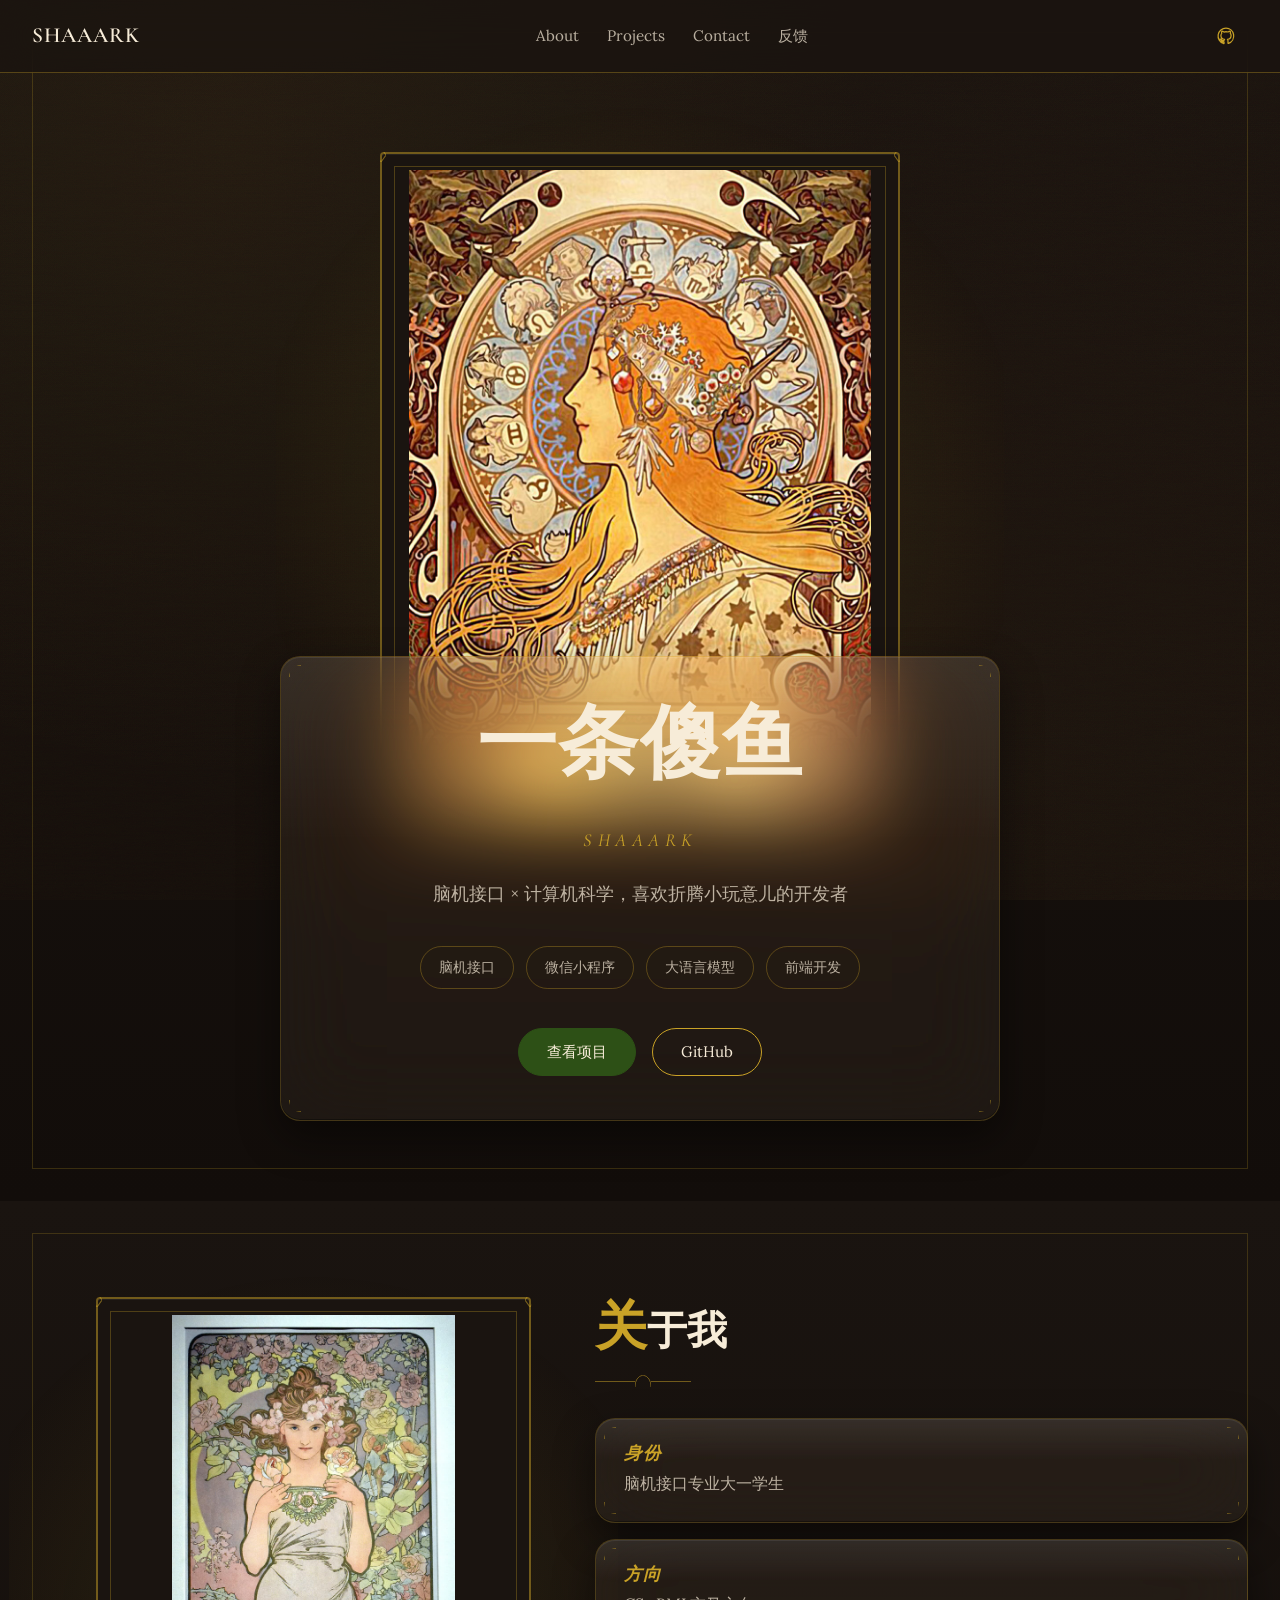
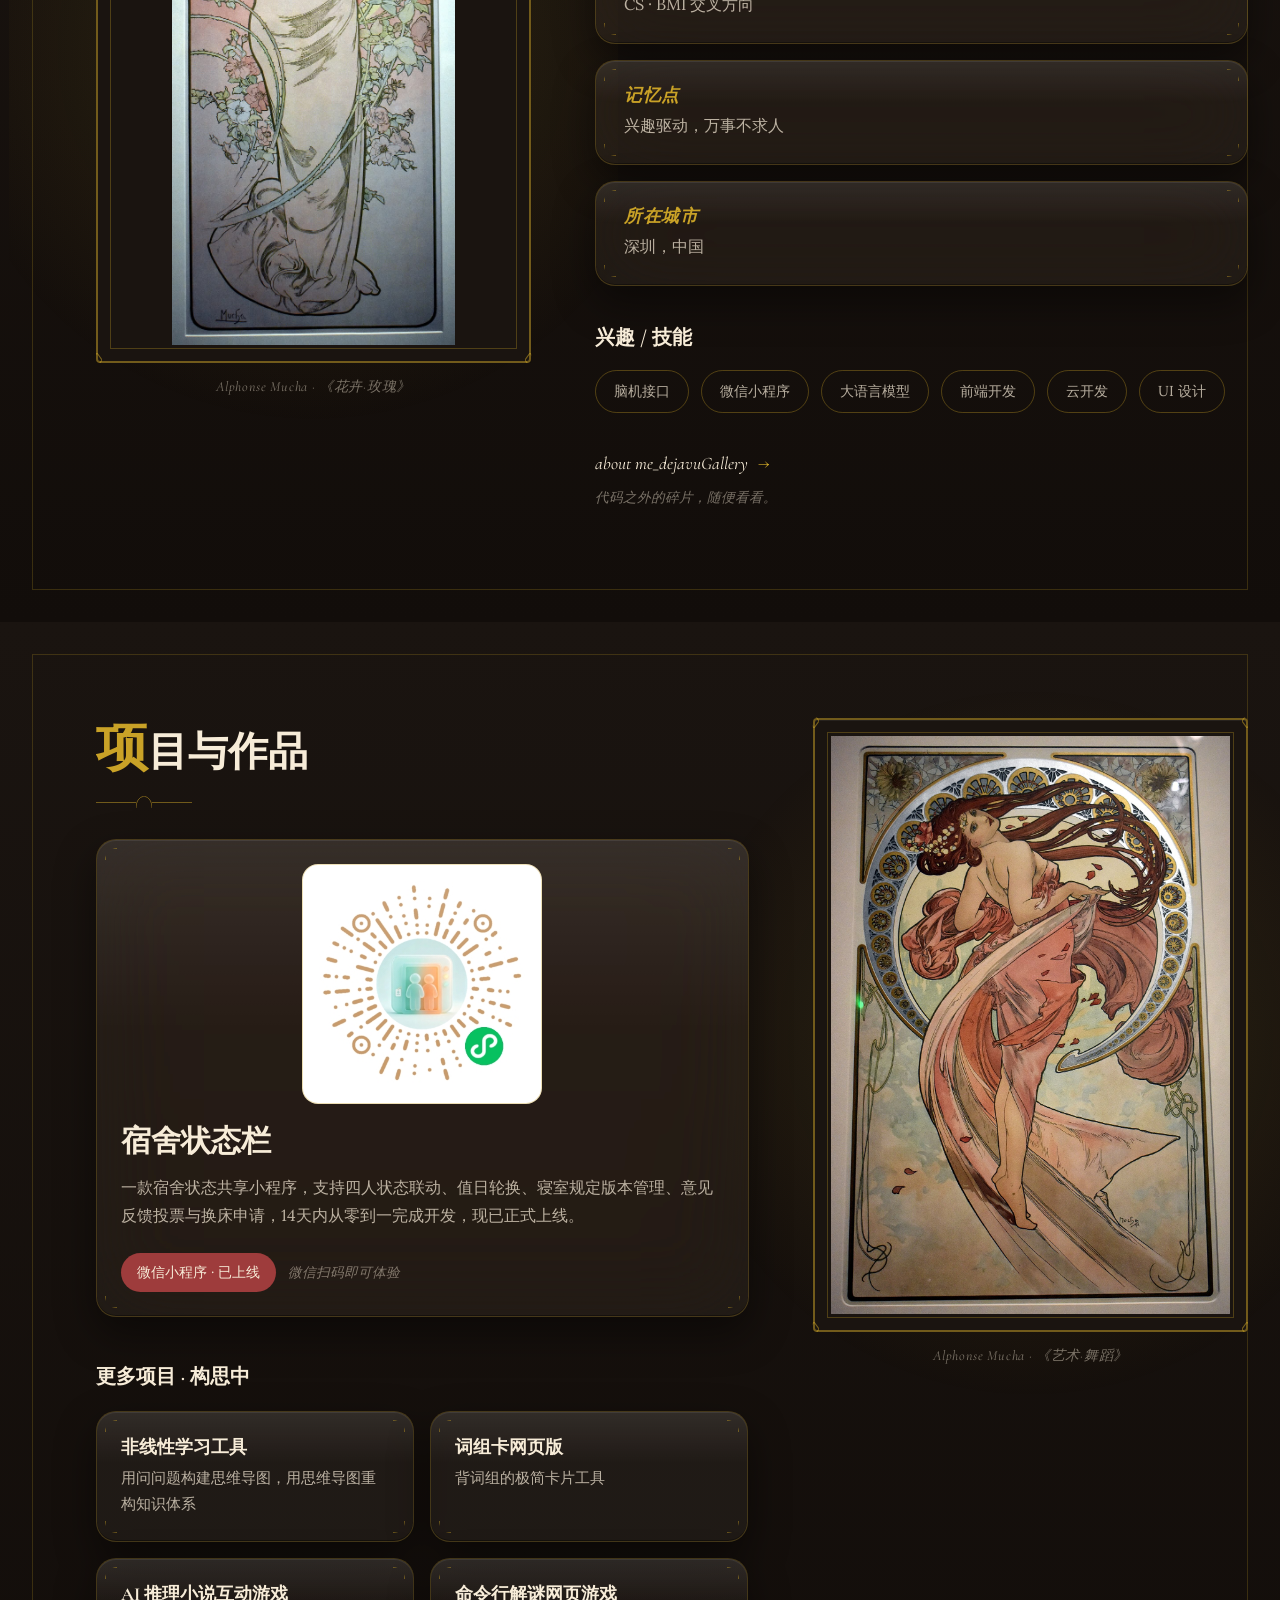
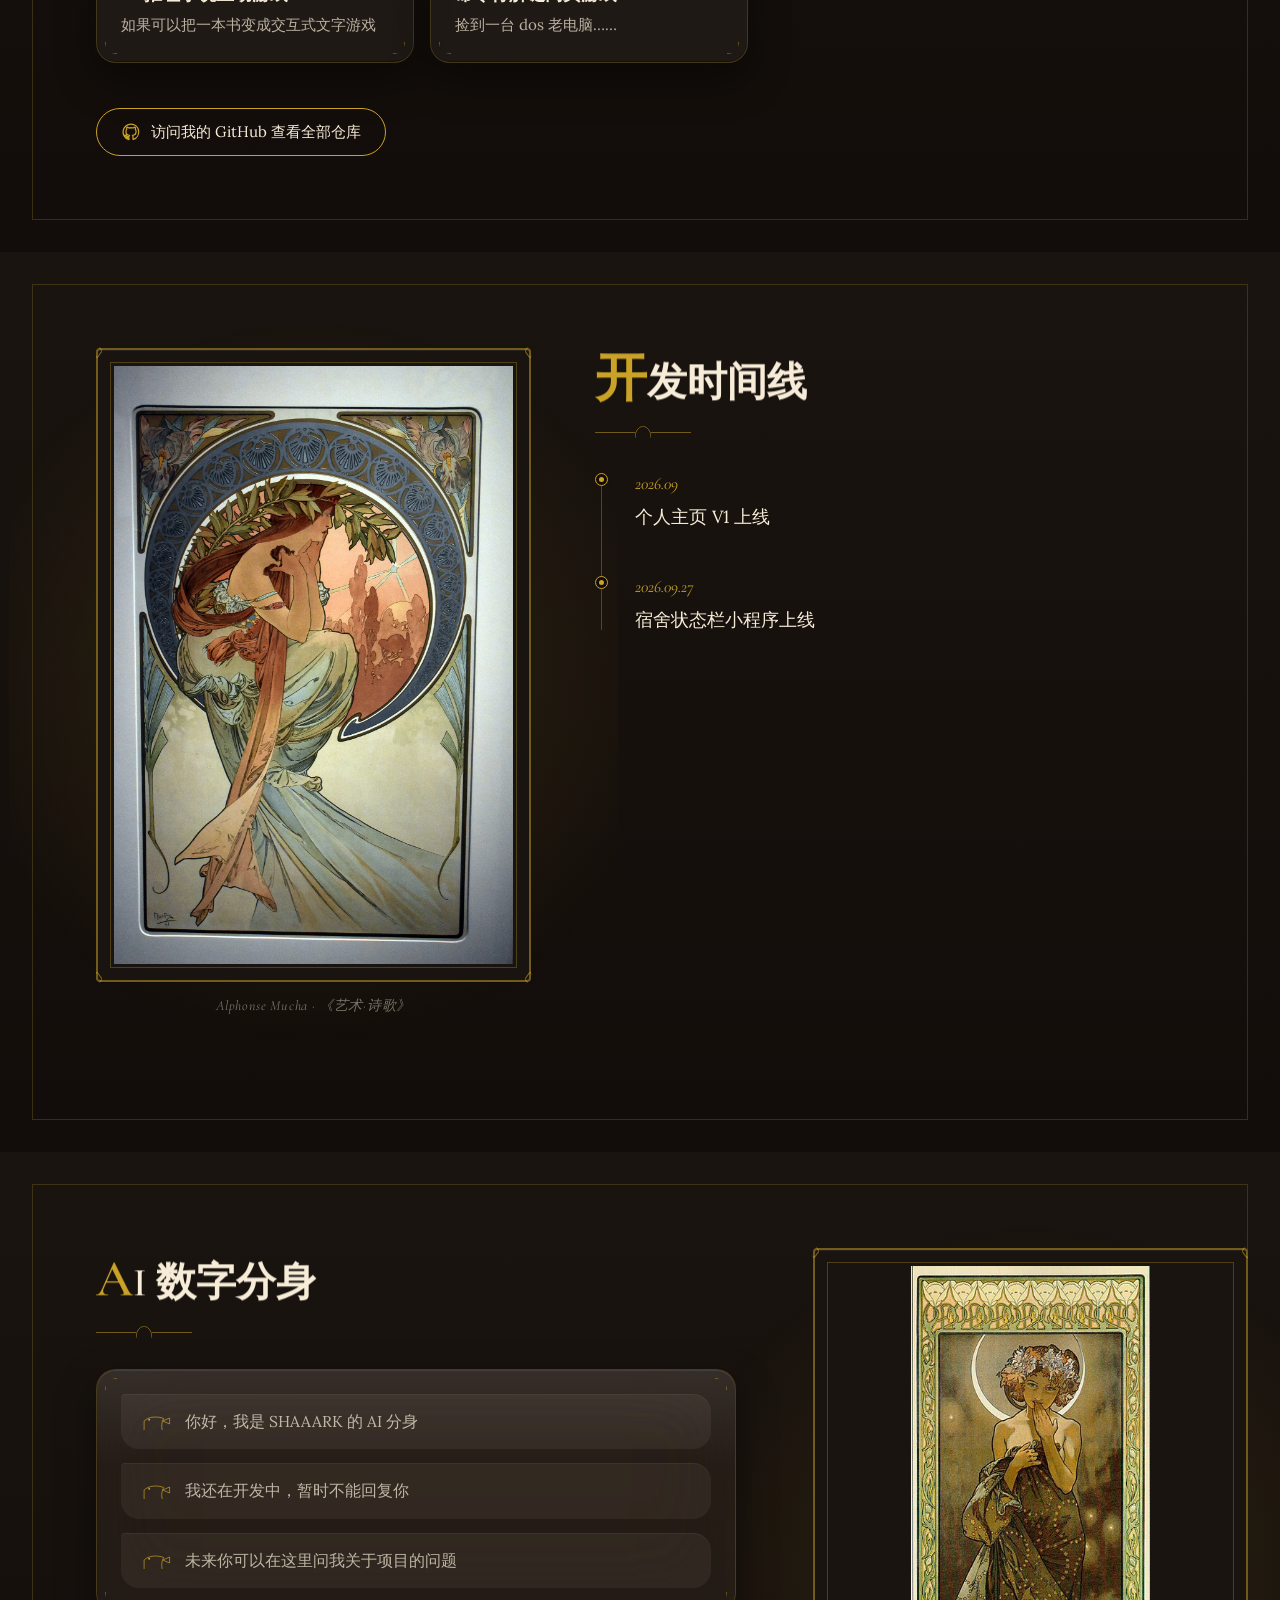
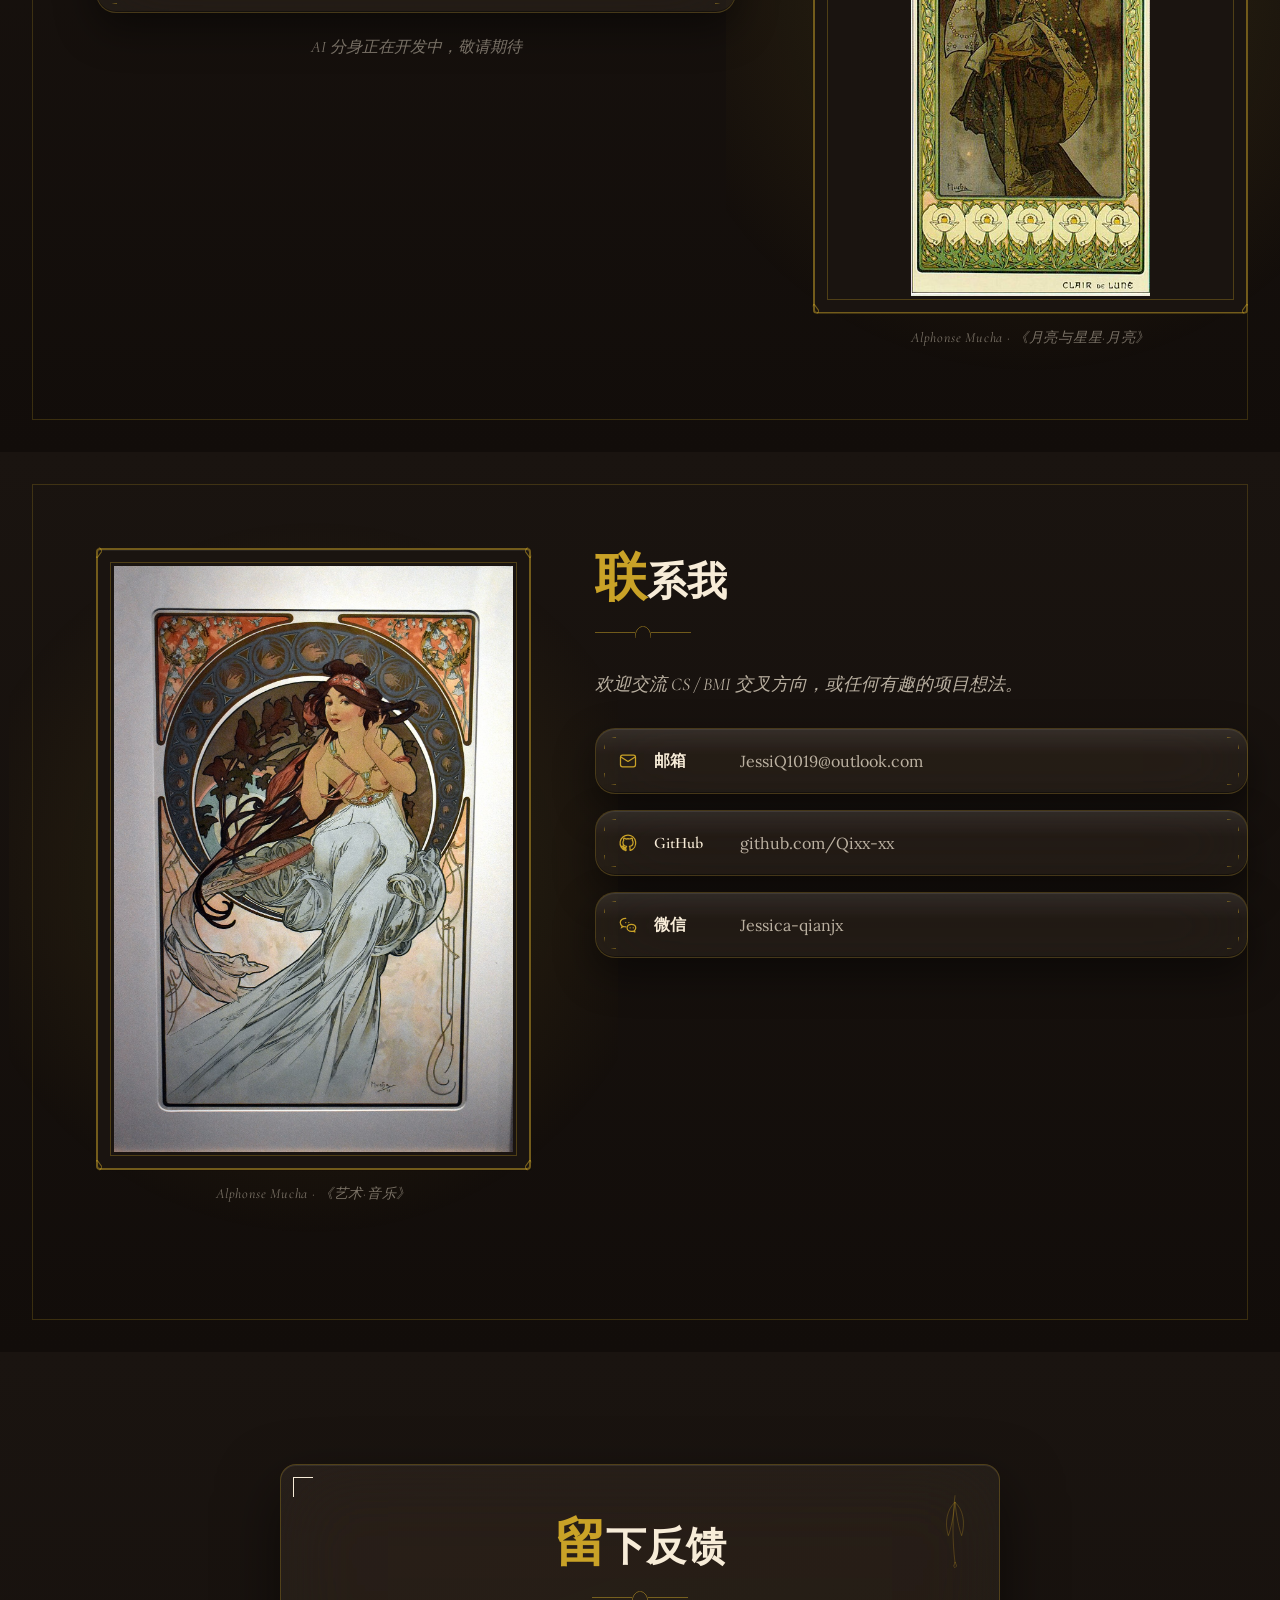
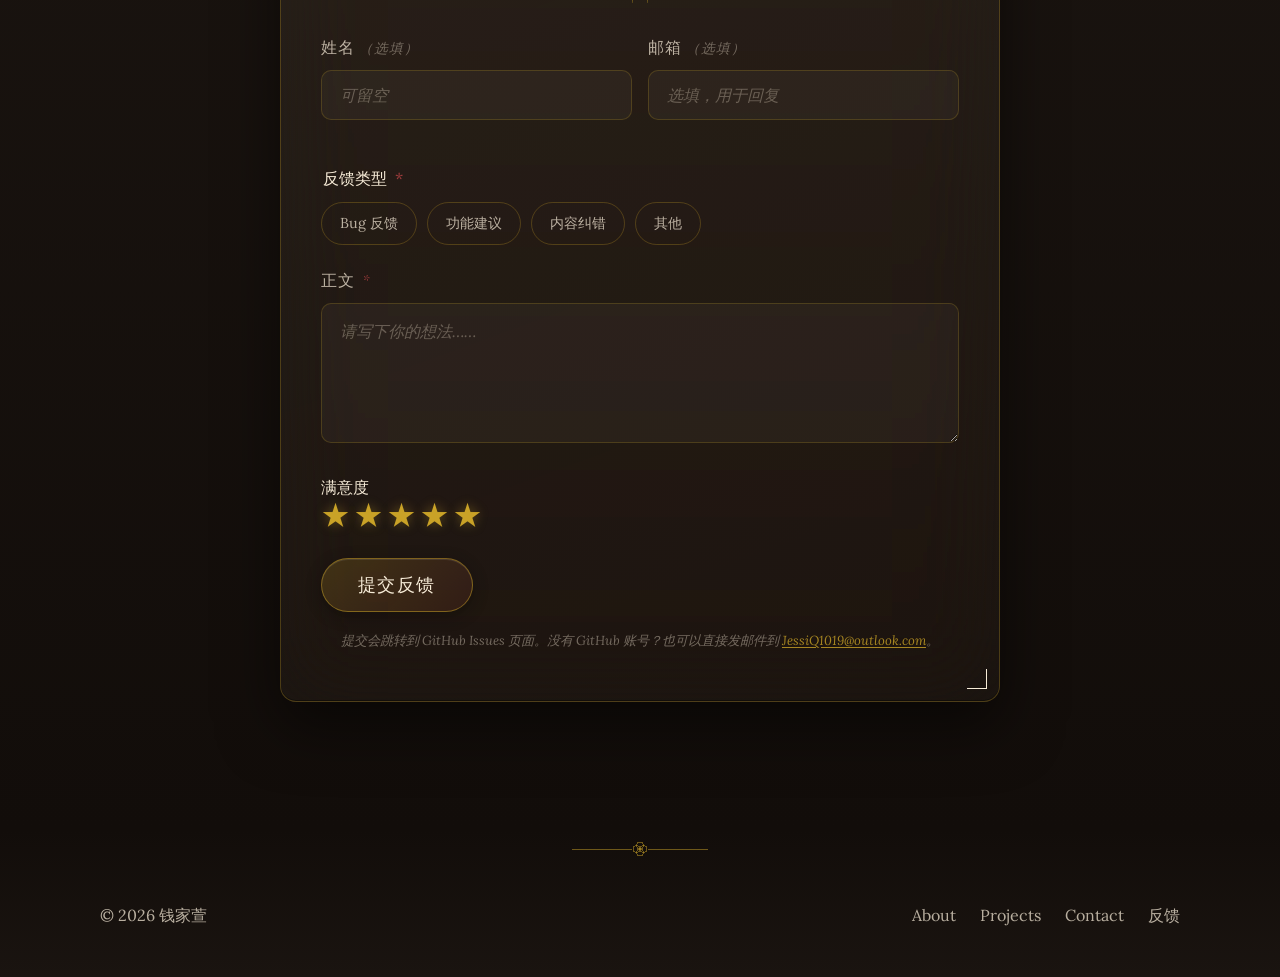
<file: index.html>
<!DOCTYPE html>
<html lang="zh-CN">
<head>
  <meta charset="UTF-8">
  <meta name="viewport" content="width=device-width, initial-scale=1.0">
  <meta name="description" content="钱家萱（一条傻鱼 SHAAARK）的个人主页 —— 脑机接口 × 计算机科学，喜欢折腾小玩意儿的兴趣驱动开发者。">
  <meta name="theme-color" content="#1a1410">
  <title>SHAAARK · 一条傻鱼的个人主页</title>

  <!-- Favicon -->
  <link rel="icon" href="favicon.ico" type="image/x-icon">
  <link rel="icon" type="image/png" sizes="32x32" href="favicon-32x32.png">
  <link rel="icon" type="image/png" sizes="16x16" href="favicon-16x16.png">
  <link rel="apple-touch-icon" href="apple-touch-icon.png">

  <!-- 字体：Cormorant Garamond（标题）+ Lora（正文） -->
  <link rel="preconnect" href="https://fonts.googleapis.com">
  <link rel="preconnect" href="https://fonts.gstatic.com" crossorigin>
  <link href="https://fonts.googleapis.com/css2?family=Cormorant+Garamond:ital,wght@0,400;0,500;0,600;0,700;1,400;1,500&family=Lora:ital,wght@0,400;0,500;0,600;1,400;1,500&display=swap" rel="stylesheet">

  <link rel="stylesheet" href="style.css">

  <!-- [修复2] 无 JS 兜底：入场态默认隐藏，无脚本时强制全部可见（信息零丢失） -->
  <noscript>
    <style>
      .mask-inner,
      [data-reveal] { transform: none !important; opacity: 1 !important; clip-path: none !important; transition: none !important; }
    </style>
  </noscript>
</head>
<body id="top">

  <!-- [修改] 皮革纹理层（三层叠加：毛孔 / 纤维 / 高光） -->
  <div class="leather-texture" aria-hidden="true"></div>
  <div class="leather-fiber" aria-hidden="true"></div>
  <div class="leather-sheen" aria-hidden="true"></div>

  <!-- ============================================================
       内联 SVG 图标 sprite（仅保留必要的细线稿图标）
       禁止手绘花卉/藤蔓/光环/剪影
       ============================================================ -->
  <svg class="svg-sprite" width="0" height="0" aria-hidden="true" focusable="false">
    <defs>
      <symbol id="i-github" viewBox="0 0 24 24">
        <path fill="none" stroke="currentColor" stroke-width="1.5" stroke-linejoin="round"
          d="M12 2.5a9.5 9.5 0 0 0-3 18.52c.475.087.65-.206.65-.458 0-.228-.008-.832-.012-1.633-2.67.58-3.233-1.287-3.233-1.287-.436-1.108-1.065-1.403-1.065-1.403-.87-.595.066-.583.066-.583.963.068 1.469.988 1.469.988.855 1.465 2.244 1.042 2.79.797.087-.62.335-1.042.609-1.282-2.13-.242-4.37-1.065-4.37-4.74 0-1.047.374-1.903.988-2.574-.099-.242-.428-1.217.094-2.537 0 0 .805-.258 2.637.983A9.18 9.18 0 0 1 12 6.87a9.18 9.18 0 0 1 2.4.323c1.83-1.241 2.633-.983 2.633-.983.524 1.32.195 2.295.096 2.537.615.671.987 1.527.987 2.574 0 3.685-2.244 4.496-4.38 4.733.344.296.65.881.65 1.775 0 1.282-.012 2.315-.012 2.63 0 .254.173.55.654.457A9.5 9.5 0 0 0 12 2.5z"/>
      </symbol>
      <symbol id="i-mail" viewBox="0 0 24 24">
        <rect x="3" y="5" width="18" height="14" rx="2.5" fill="none" stroke="currentColor" stroke-width="1.5"/>
        <path d="M3.5 7.2l8.5 5.3 8.5-5.3" fill="none" stroke="currentColor" stroke-width="1.5" stroke-linecap="round" stroke-linejoin="round"/>
      </symbol>
      <symbol id="i-wechat" viewBox="0 0 24 24">
        <path d="M9.3 4C5.6 4 2.7 6.3 2.7 9.1c0 1.6.9 3 2.3 4l-.6 1.8 2.1-1.1c.9.2 1.8.4 2.8.4" fill="none" stroke="currentColor" stroke-width="1.5" stroke-linecap="round"/>
        <path d="M21.3 15.4c0-2.4-2.3-4.3-5.2-4.3s-5.2 1.9-5.2 4.3 2.3 4.3 5.2 4.3c.8 0 1.6-.1 2.3-.4l1.9 1-.5-1.6c1.1-.9 1.5-2 1.5-3.3z" fill="none" stroke="currentColor" stroke-width="1.5" stroke-linejoin="round"/>
        <circle cx="9.3" cy="9.1" r=".8" fill="currentColor"/>
        <circle cx="13" cy="9.1" r=".8" fill="currentColor"/>
        <circle cx="14.5" cy="15.4" r=".8" fill="currentColor"/>
        <circle cx="18.3" cy="15.4" r=".8" fill="currentColor"/>
      </symbol>
      <symbol id="i-fish" viewBox="0 0 80 40">
        <path d="M12 20c10-10 30-12 46-6-6 12-6 24 0 36-15 6-35 4-46-6z" fill="none" stroke="currentColor" stroke-width="1.6" stroke-linejoin="round"/>
        <path d="M56 20l16-7v14z" fill="none" stroke="currentColor" stroke-width="1.6" stroke-linejoin="round"/>
        <circle cx="24" cy="17" r="2.2" fill="currentColor"/>
      </symbol>
    </defs>
  </svg>

  <!-- ============================================================
       1. Header（固定顶部，深墨玻璃）
       ============================================================ -->
  <header class="site-header">
    <a class="brand" href="#top">SHAAARK</a>
    <nav class="site-nav" aria-label="主导航">
      <a href="#about">About</a>
      <a href="#projects">Projects</a>
      <a href="#contact">Contact</a>
      <a href="#feedback">反馈</a>
    </nav>
    <a class="icon-link" href="https://github.com/Qixx-xx" target="_blank" rel="noopener" aria-label="GitHub 主页">
      <svg class="icon" aria-hidden="true"><use href="#i-github"/></svg>
    </a>
  </header>

  <main>

    <!-- ============================================================
         2. Hero 首屏（画作居中大图 + 标题毛玻璃卡）
         画作：《黄道十二宫》 Zodiac
         ============================================================ -->
    <section class="hero" id="home">
      <!-- [修改1] Hero 卡片覆盖画作底部签名区：删除 figcaption，卡片用负 margin 压住画作底部约 15%–20% -->
      <!-- [修改2] 滚动入场：画作 clip-path 揭幕 + 卡片整体入场 + 主标题逐字遮罩上升 -->
      <figure class="artwork hero-artwork">
        <div class="artwork-frame" data-reveal>
          <img src="assets/mucha/hero.jpg"
               alt="阿尔丰斯·穆夏《黄道十二宫》"
               fetchpriority="high">
        </div>
      </figure>

      <div class="hero-card glass-panel" data-reveal style="--stagger: 0">
        <h1 class="hero-name" aria-label="一条傻鱼">
          <span class="mask" aria-hidden="true"><span class="mask-inner" data-reveal style="--stagger: 0">一</span></span><span class="mask" aria-hidden="true"><span class="mask-inner" data-reveal style="--stagger: 1">条</span></span><span class="mask" aria-hidden="true"><span class="mask-inner" data-reveal style="--stagger: 2">傻</span></span><span class="mask" aria-hidden="true"><span class="mask-inner" data-reveal style="--stagger: 3">鱼</span></span>
        </h1>
        <p class="hero-id" aria-hidden="true"><span class="mask"><span class="mask-inner" data-reveal style="--stagger: 1">SHAAARK</span></span></p>
        <p class="hero-tagline"><span class="mask"><span class="mask-inner" data-reveal style="--stagger: 2">脑机接口 × 计算机科学，喜欢折腾小玩意儿的开发者</span></span></p>

        <ul class="hero-tags" aria-label="技能标签">
          <li data-reveal style="--stagger: 0">脑机接口</li>
          <li data-reveal style="--stagger: 1">微信小程序</li>
          <li data-reveal style="--stagger: 2">大语言模型</li>
          <li data-reveal style="--stagger: 3">前端开发</li>
        </ul>

        <div class="hero-actions" data-reveal style="--stagger: 4">
          <a class="btn btn-primary" href="#projects">查看项目</a>
          <a class="btn btn-ghost" href="https://github.com/Qixx-xx" target="_blank" rel="noopener">GitHub</a>
        </div>
      </div>
    </section>

    <!-- ============================================================
         3. About 关于我（画作在左）
         画作：《花卉·玫瑰》 La Rose
         ============================================================ -->
    <section class="gallery-section" id="about">
      <div class="gallery-artwork">
        <figure class="artwork">
          <div class="artwork-frame" data-reveal>
            <img src="assets/mucha/about.jpg"
                 alt="阿尔丰斯·穆夏《花卉·玫瑰》"
                 loading="lazy">
          </div>
          <figcaption class="artwork-caption" data-reveal style="--stagger: 1">Alphonse Mucha · 《花卉·玫瑰》</figcaption>
        </figure>
      </div>

      <div class="gallery-content">
        <h2 class="section-title"><span class="mask"><span class="mask-inner" data-reveal>关于我</span></span></h2>
        <!-- [修改3] 哥特装饰：拱形分隔线（CSS 生成，全页 section 统一） -->
        <div class="section-rule" data-reveal aria-hidden="true"></div>

        <div class="info-cards">
          <article class="card glass-panel" data-reveal style="--stagger: 0">
            <h3><span class="mask"><span class="mask-inner" data-reveal>身份</span></span></h3>
            <p>脑机接口专业大一学生</p>
          </article>
          <article class="card glass-panel" data-reveal style="--stagger: 1">
            <h3><span class="mask"><span class="mask-inner" data-reveal>方向</span></span></h3>
            <p>CS · BMI 交叉方向</p>
          </article>
          <article class="card glass-panel" data-reveal style="--stagger: 2">
            <h3><span class="mask"><span class="mask-inner" data-reveal>记忆点</span></span></h3>
            <p>兴趣驱动，万事不求人</p>
          </article>
          <article class="card glass-panel" data-reveal style="--stagger: 3">
            <h3><span class="mask"><span class="mask-inner" data-reveal>所在城市</span></span></h3>
            <p>深圳，中国</p>
          </article>
        </div>

        <div class="skills" data-reveal>
          <h3 class="skills-title"><span class="mask"><span class="mask-inner" data-reveal>兴趣 / 技能</span></span></h3>
          <ul class="tag-cloud">
            <li data-reveal style="--stagger: 0">脑机接口</li>
            <li data-reveal style="--stagger: 1">微信小程序</li>
            <li data-reveal style="--stagger: 2">大语言模型</li>
            <li data-reveal style="--stagger: 3">前端开发</li>
            <li data-reveal style="--stagger: 4">云开发</li>
            <li data-reveal style="--stagger: 5">UI 设计</li>
          </ul>
        </div>

        <p class="gallery-entry" data-reveal>
          <a href="dejavu_gallery/gallery.html">about me_dejavuGallery</a>
          <span class="gallery-entry-hint">代码之外的碎片，随便看看。</span>
        </p>
      </div>
    </section>

    <!-- ============================================================
         4. Projects 项目与作品（画作在右，镜像）
         画作：《艺术·舞蹈》 La Danse
         ============================================================ -->
    <section class="gallery-section gallery-section--reverse" id="projects">
      <div class="gallery-artwork">
        <figure class="artwork">
          <div class="artwork-frame" data-reveal>
            <img src="assets/mucha/projects.jpg"
                 alt="阿尔丰斯·穆夏《艺术·舞蹈》"
                 loading="lazy">
          </div>
          <figcaption class="artwork-caption" data-reveal style="--stagger: 1">Alphonse Mucha · 《艺术·舞蹈》</figcaption>
        </figure>
      </div>

      <div class="gallery-content">
        <h2 class="section-title"><span class="mask"><span class="mask-inner" data-reveal>项目与作品</span></span></h2>
        <div class="section-rule" data-reveal aria-hidden="true"></div>

        <!-- 重点项目：宿舍状态栏 -->
        <article class="featured glass-panel" data-reveal style="--stagger: 0">
          <div class="featured-media">
            <img src="assets/dorm-status-qr.jpg" alt="宿舍状态栏小程序码" loading="lazy" class="qr-code">
          </div>
          <div class="featured-info">
            <h3><span class="mask"><span class="mask-inner" data-reveal>宿舍状态栏</span></span></h3>
            <p>一款宿舍状态共享小程序，支持四人状态联动、值日轮换、寝室规定版本管理、意见反馈投票与换床申请，14天内从零到一完成开发，现已正式上线。</p>
            <div class="featured-meta">
              <span class="featured-badge">微信小程序 · 已上线</span>
              <span class="featured-link">微信扫码即可体验</span>
            </div>
          </div>
        </article>

        <!-- 更多项目（构思中） -->
        <div class="more-projects" data-reveal>
          <h3 class="more-title"><span class="mask"><span class="mask-inner" data-reveal>更多项目 · 构思中</span></span></h3>
          <div class="project-grid">
            <article class="idea-card glass-panel" data-reveal style="--stagger: 0">
              <h4><span class="mask"><span class="mask-inner" data-reveal>非线性学习工具</span></span></h4>
              <p>用问问题构建思维导图，用思维导图重构知识体系</p>
            </article>
            <article class="idea-card glass-panel" data-reveal style="--stagger: 1">
              <h4><span class="mask"><span class="mask-inner" data-reveal>词组卡网页版</span></span></h4>
              <p>背词组的极简卡片工具</p>
            </article>
            <article class="idea-card glass-panel" data-reveal style="--stagger: 2">
              <h4><span class="mask"><span class="mask-inner" data-reveal>AI 推理小说互动游戏</span></span></h4>
              <p>如果可以把一本书变成交互式文字游戏</p>
            </article>
            <article class="idea-card glass-panel" data-reveal style="--stagger: 3">
              <h4><span class="mask"><span class="mask-inner" data-reveal>命令行解谜网页游戏</span></span></h4>
              <p>捡到一台 dos 老电脑……</p>
            </article>
          </div>
        </div>

        <a class="github-more" href="https://github.com/Qixx-xx" target="_blank" rel="noopener" data-reveal style="--stagger: 4">
          <svg class="icon" aria-hidden="true"><use href="#i-github"/></svg>
          访问我的 GitHub 查看全部仓库
        </a>
      </div>
    </section>

    <!-- ============================================================
         5. 开发时间线（画作在左）
         画作：《艺术·诗歌》 La Poesie
         ============================================================ -->
    <section class="gallery-section" id="timeline">
      <div class="gallery-artwork">
        <figure class="artwork">
          <div class="artwork-frame" data-reveal>
            <img src="assets/mucha/timeline.jpg"
                 alt="阿尔丰斯·穆夏《艺术·诗歌》"
                 loading="lazy">
          </div>
          <figcaption class="artwork-caption" data-reveal style="--stagger: 1">Alphonse Mucha · 《艺术·诗歌》</figcaption>
        </figure>
      </div>

      <div class="gallery-content">
        <h2 class="section-title"><span class="mask"><span class="mask-inner" data-reveal>开发时间线</span></span></h2>
        <div class="section-rule" data-reveal aria-hidden="true"></div>

        <ol class="timeline">
          <li class="timeline-item" data-reveal style="--stagger: 0">
            <span class="timeline-dot" aria-hidden="true"></span>
            <div class="timeline-body">
              <time class="timeline-time" datetime="2026-09">2026.09</time>
              <p class="timeline-event">个人主页 V1 上线</p>
            </div>
          </li>
          <li class="timeline-item" data-reveal style="--stagger: 1">
            <span class="timeline-dot" aria-hidden="true"></span>
            <div class="timeline-body">
              <time class="timeline-time" datetime="2026-09-27">2026.09.27</time>
              <p class="timeline-event">宿舍状态栏小程序上线</p>
            </div>
          </li>
        </ol>
      </div>
    </section>

    <!-- ============================================================
         6. AI 数字分身（画作在右，镜像）
         画作：《月亮与星星·月亮》 The Moon
         ============================================================ -->
    <section class="gallery-section gallery-section--reverse" id="twin">
      <div class="gallery-artwork">
        <figure class="artwork">
          <div class="artwork-frame" data-reveal>
            <img src="assets/mucha/twin.jpg"
                 alt="阿尔丰斯·穆夏《月亮与星星·月亮》"
                 loading="lazy">
          </div>
          <figcaption class="artwork-caption" data-reveal style="--stagger: 1">Alphonse Mucha · 《月亮与星星·月亮》</figcaption>
        </figure>
      </div>

      <div class="gallery-content">
        <h2 class="section-title"><span class="mask"><span class="mask-inner" data-reveal>AI 数字分身</span></span></h2>
        <div class="section-rule" data-reveal aria-hidden="true"></div>

        <div class="chat-shell" role="presentation">
          <div class="chat-window glass-panel" data-reveal style="--stagger: 0">
            <div class="bubble bot">
              <svg class="bot-avatar" aria-hidden="true"><use href="#i-fish"/></svg>
              <p>你好，我是 SHAAARK 的 AI 分身</p>
            </div>
            <div class="bubble bot">
              <svg class="bot-avatar" aria-hidden="true"><use href="#i-fish"/></svg>
              <p>我还在开发中，暂时不能回复你</p>
            </div>
            <div class="bubble bot">
              <svg class="bot-avatar" aria-hidden="true"><use href="#i-fish"/></svg>
              <p>未来你可以在这里问我关于项目的问题</p>
            </div>
          </div>
          <p class="chat-footer" data-reveal style="--stagger: 1">AI 分身正在开发中，敬请期待</p>
        </div>
      </div>
    </section>

    <!-- ============================================================
         7. Contact 联系我（画作在左）
         画作：《艺术·音乐》 La Musique
         ============================================================ -->
    <section class="gallery-section" id="contact">
      <div class="gallery-artwork">
        <figure class="artwork">
          <div class="artwork-frame" data-reveal>
            <img src="assets/mucha/contact.jpg"
                 alt="阿尔丰斯·穆夏《艺术·音乐》"
                 loading="lazy">
          </div>
          <figcaption class="artwork-caption" data-reveal style="--stagger: 1">Alphonse Mucha · 《艺术·音乐》</figcaption>
        </figure>
      </div>

      <div class="gallery-content">
        <h2 class="section-title"><span class="mask"><span class="mask-inner" data-reveal>联系我</span></span></h2>
        <div class="section-rule" data-reveal aria-hidden="true"></div>
        <p class="contact-cta" data-reveal style="--stagger: 0">欢迎交流 CS / BMI 交叉方向，或任何有趣的项目想法。</p>

        <ul class="contact-list">
          <li class="glass-panel" data-reveal style="--stagger: 0">
            <svg class="icon" aria-hidden="true"><use href="#i-mail"/></svg>
            <span class="contact-label">邮箱</span>
            <a href="mailto:JessiQ1019@outlook.com">JessiQ1019@outlook.com</a>
          </li>
          <li class="glass-panel" data-reveal style="--stagger: 1">
            <svg class="icon" aria-hidden="true"><use href="#i-github"/></svg>
            <span class="contact-label">GitHub</span>
            <a href="https://github.com/Qixx-xx" target="_blank" rel="noopener">github.com/Qixx-xx</a>
          </li>
          <li class="glass-panel" data-reveal style="--stagger: 2">
            <svg class="icon" aria-hidden="true"><use href="#i-wechat"/></svg>
            <span class="contact-label">微信</span>
            <span class="contact-value">Jessica-qianjx</span>
          </li>
        </ul>
      </div>
    </section>

    <!-- ============================================================
         8. Feedback 反馈（全宽信纸 · 单列 · 无画作）
         ============================================================ -->
    <!-- [新增] 反馈区 -->
    <section class="feedback" id="feedback">
      <div class="feedback-letter" data-reveal>
        <svg class="feedback-quill" viewBox="0 0 60 120" aria-hidden="true" focusable="false">
          <g fill="none" stroke="currentColor" stroke-width="1.2" stroke-linecap="round" stroke-linejoin="round">
            <path d="M30 10 C 26 40 26 80 30 110"/>
            <path d="M30 20 C 18 30 14 50 20 70 C 24 60 28 40 30 20 Z"/>
            <path d="M30 20 C 42 30 46 50 40 70 C 36 60 32 40 30 20 Z"/>
            <path d="M30 110 L 28 116 L 30 118 L 32 116 Z"/>
          </g>
        </svg>

        <h2 class="section-title"><span class="mask"><span class="mask-inner" data-reveal>留下反馈</span></span></h2>
        <div class="section-rule" data-reveal aria-hidden="true"></div>

        <form class="feedback-form" novalidate>
          <div class="feedback-row">
            <div class="feedback-field">
              <label class="field-label" for="fb-name">姓名 <span class="field-hint">（选填）</span></label>
              <input type="text" id="fb-name" name="name" placeholder="可留空" autocomplete="name">
            </div>
            <div class="feedback-field">
              <label class="field-label" for="fb-email">邮箱 <span class="field-hint">（选填）</span></label>
              <input type="email" id="fb-email" name="email" placeholder="选填，用于回复" autocomplete="email">
            </div>
          </div>

          <fieldset class="feedback-types">
            <legend class="field-label">反馈类型 <span class="required" aria-hidden="true">*</span></legend>
            <div class="type-pills">
              <label class="type-pill">
                <input type="radio" name="type" value="Bug 反馈" required>
                <span>Bug 反馈</span>
              </label>
              <label class="type-pill">
                <input type="radio" name="type" value="功能建议" required>
                <span>功能建议</span>
              </label>
              <label class="type-pill">
                <input type="radio" name="type" value="内容纠错" required>
                <span>内容纠错</span>
              </label>
              <label class="type-pill">
                <input type="radio" name="type" value="其他" required>
                <span>其他</span>
              </label>
            </div>
          </fieldset>

          <div class="feedback-field">
            <label class="field-label" for="fb-content">正文 <span class="required" aria-hidden="true">*</span></label>
            <textarea id="fb-content" name="content" placeholder="请写下你的想法……" required></textarea>
          </div>

          <div class="feedback-rating" role="radiogroup" aria-label="满意度评分">
            <span class="field-label">满意度</span>
            <div class="stars">
              <input type="radio" name="rating" value="5" id="star5" checked>
              <label for="star5" aria-label="5 星">★</label>
              <input type="radio" name="rating" value="4" id="star4">
              <label for="star4" aria-label="4 星">★</label>
              <input type="radio" name="rating" value="3" id="star3">
              <label for="star3" aria-label="3 星">★</label>
              <input type="radio" name="rating" value="2" id="star2">
              <label for="star2" aria-label="2 星">★</label>
              <input type="radio" name="rating" value="1" id="star1">
              <label for="star1" aria-label="1 星">★</label>
            </div>
          </div>

          <div class="feedback-actions">
            <button type="submit" class="feedback-submit">
              <span>提交反馈</span>
            </button>
          </div>

          <p class="feedback-note">
            提交会跳转到 GitHub Issues 页面。没有 GitHub 账号？也可以直接发邮件到
            <a href="mailto:JessiQ1019@outlook.com">JessiQ1019@outlook.com</a>。
          </p>
        </form>
      </div>
    </section>
  </main>

  <!-- ============================================================
       8. Footer（比正文区更暗）
       ============================================================ -->
  <!-- [修改3] 哥特装饰：Footer 顶部四叶饰分隔线（CSS 生成） -->
  <footer class="site-footer">
    <div class="footer-inner">
      <p class="copyright">© <span id="year">2026</span> 钱家萱</p>
      <nav class="footer-nav" aria-label="页脚导航">
        <a href="#about">About</a>
        <a href="#projects">Projects</a>
        <a href="#contact">Contact</a>
        <a href="#feedback">反馈</a>
      </nav>
    </div>
  </footer>

  <!-- [新增] 反馈区 Toast（毛玻璃感谢弹窗，不在表单内） -->
  <div class="feedback-toast" role="status" aria-live="polite" aria-atomic="true">
    <span class="toast-icon" aria-hidden="true">✦</span>
    <span class="toast-text">感谢你的反馈！</span>
  </div>

  <script src="main.js"></script>
</body>
</html>
</file>
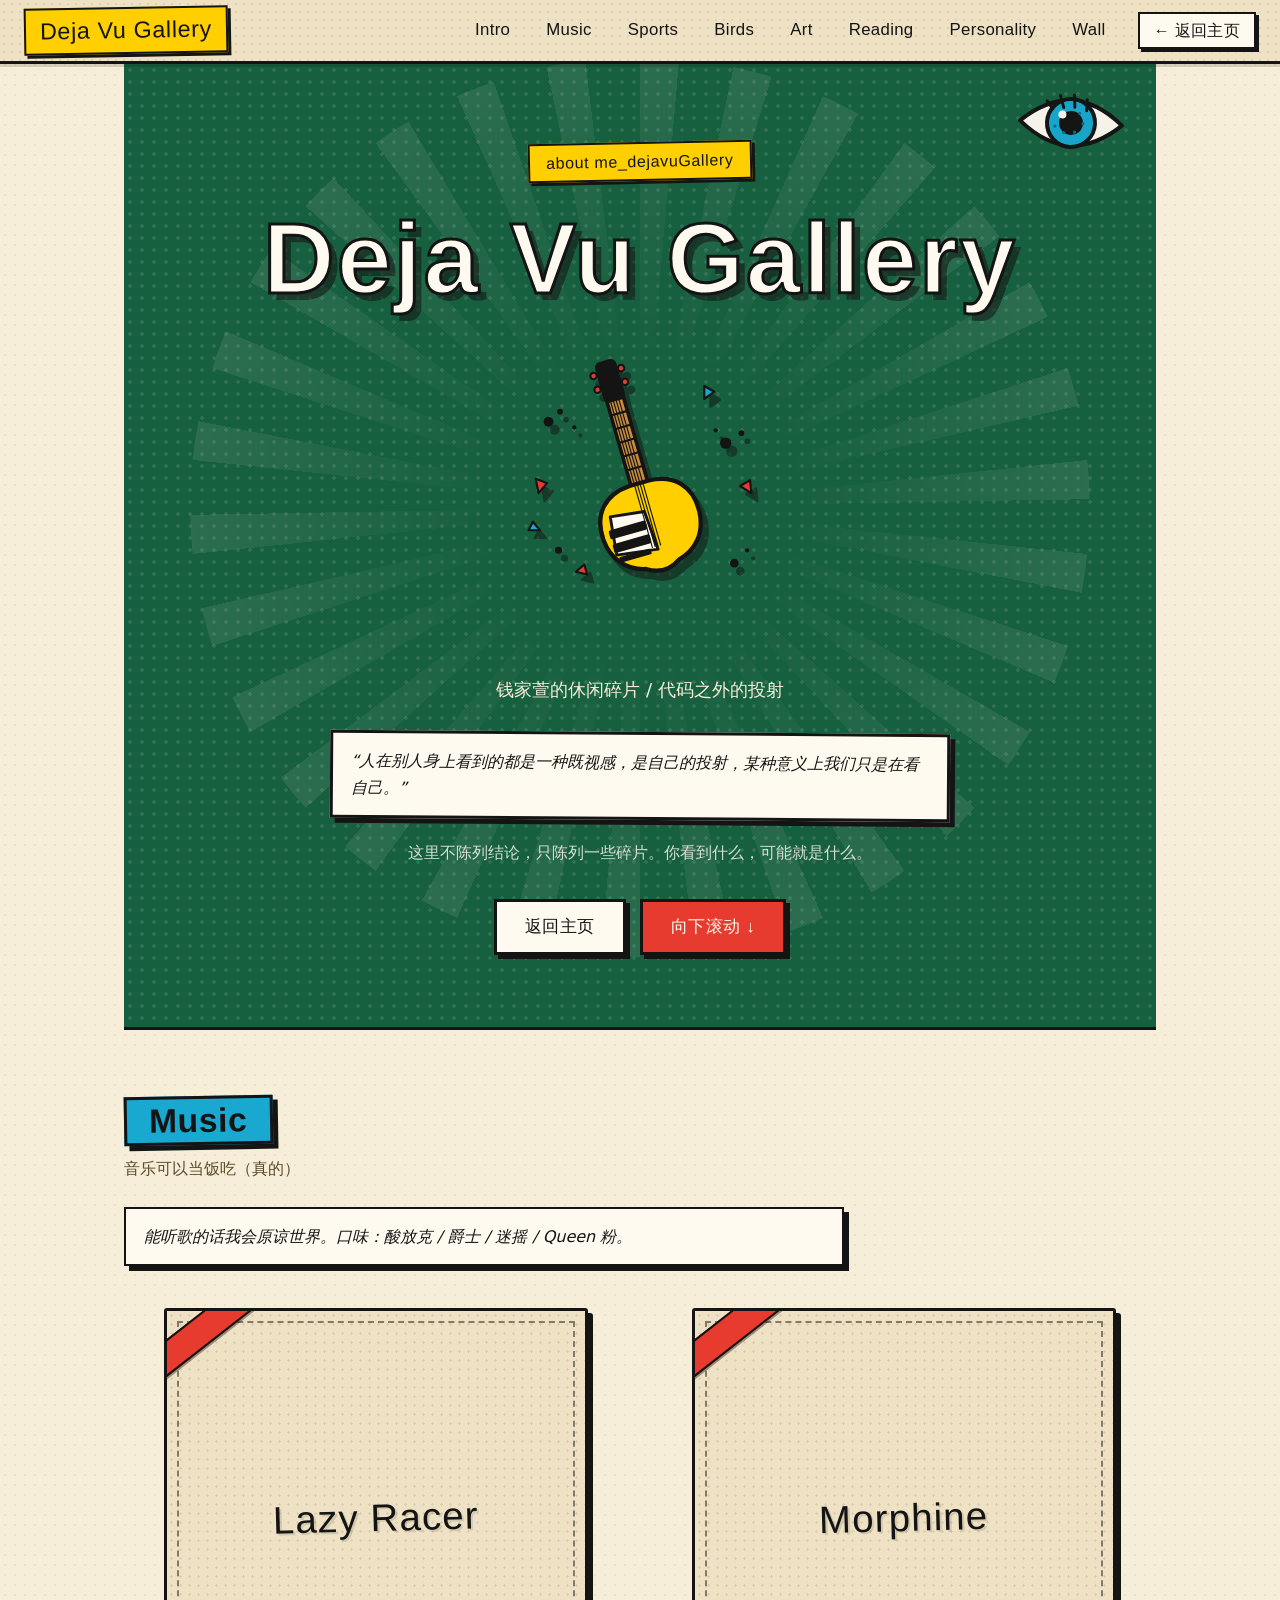
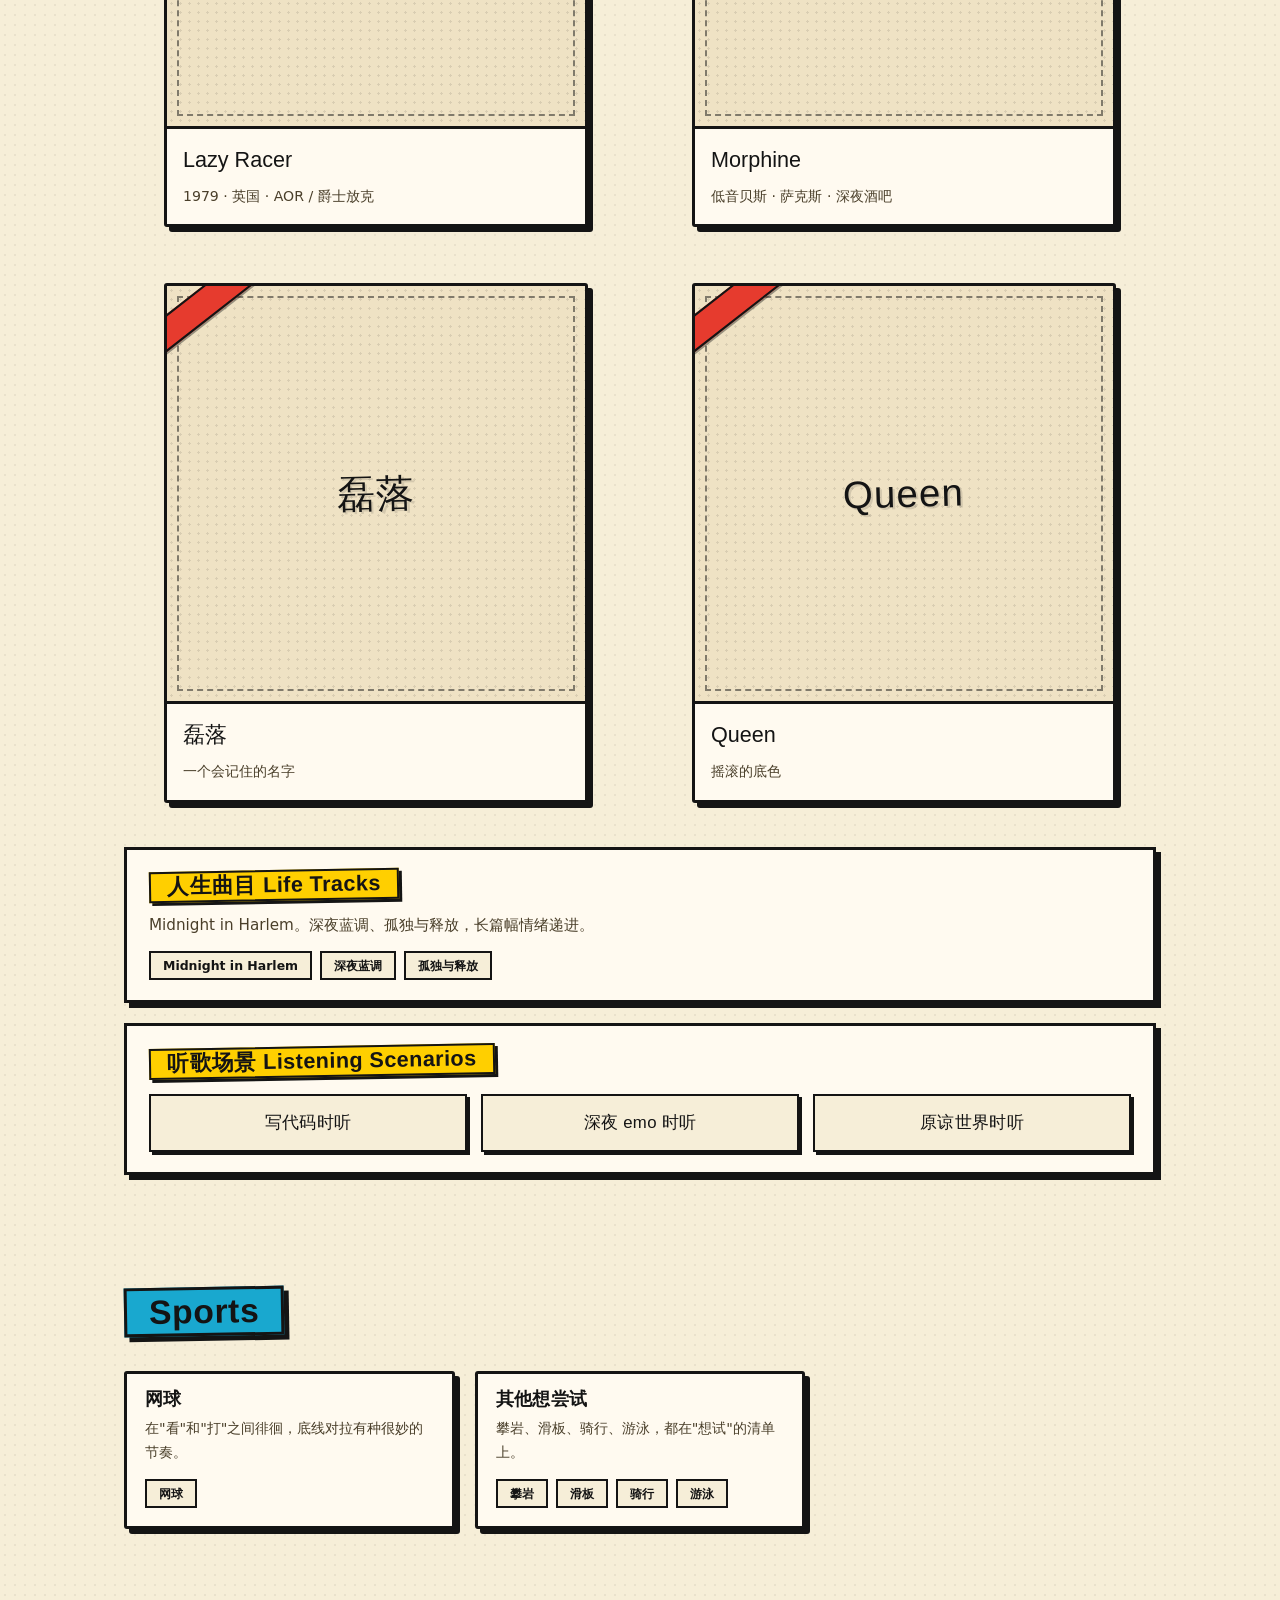
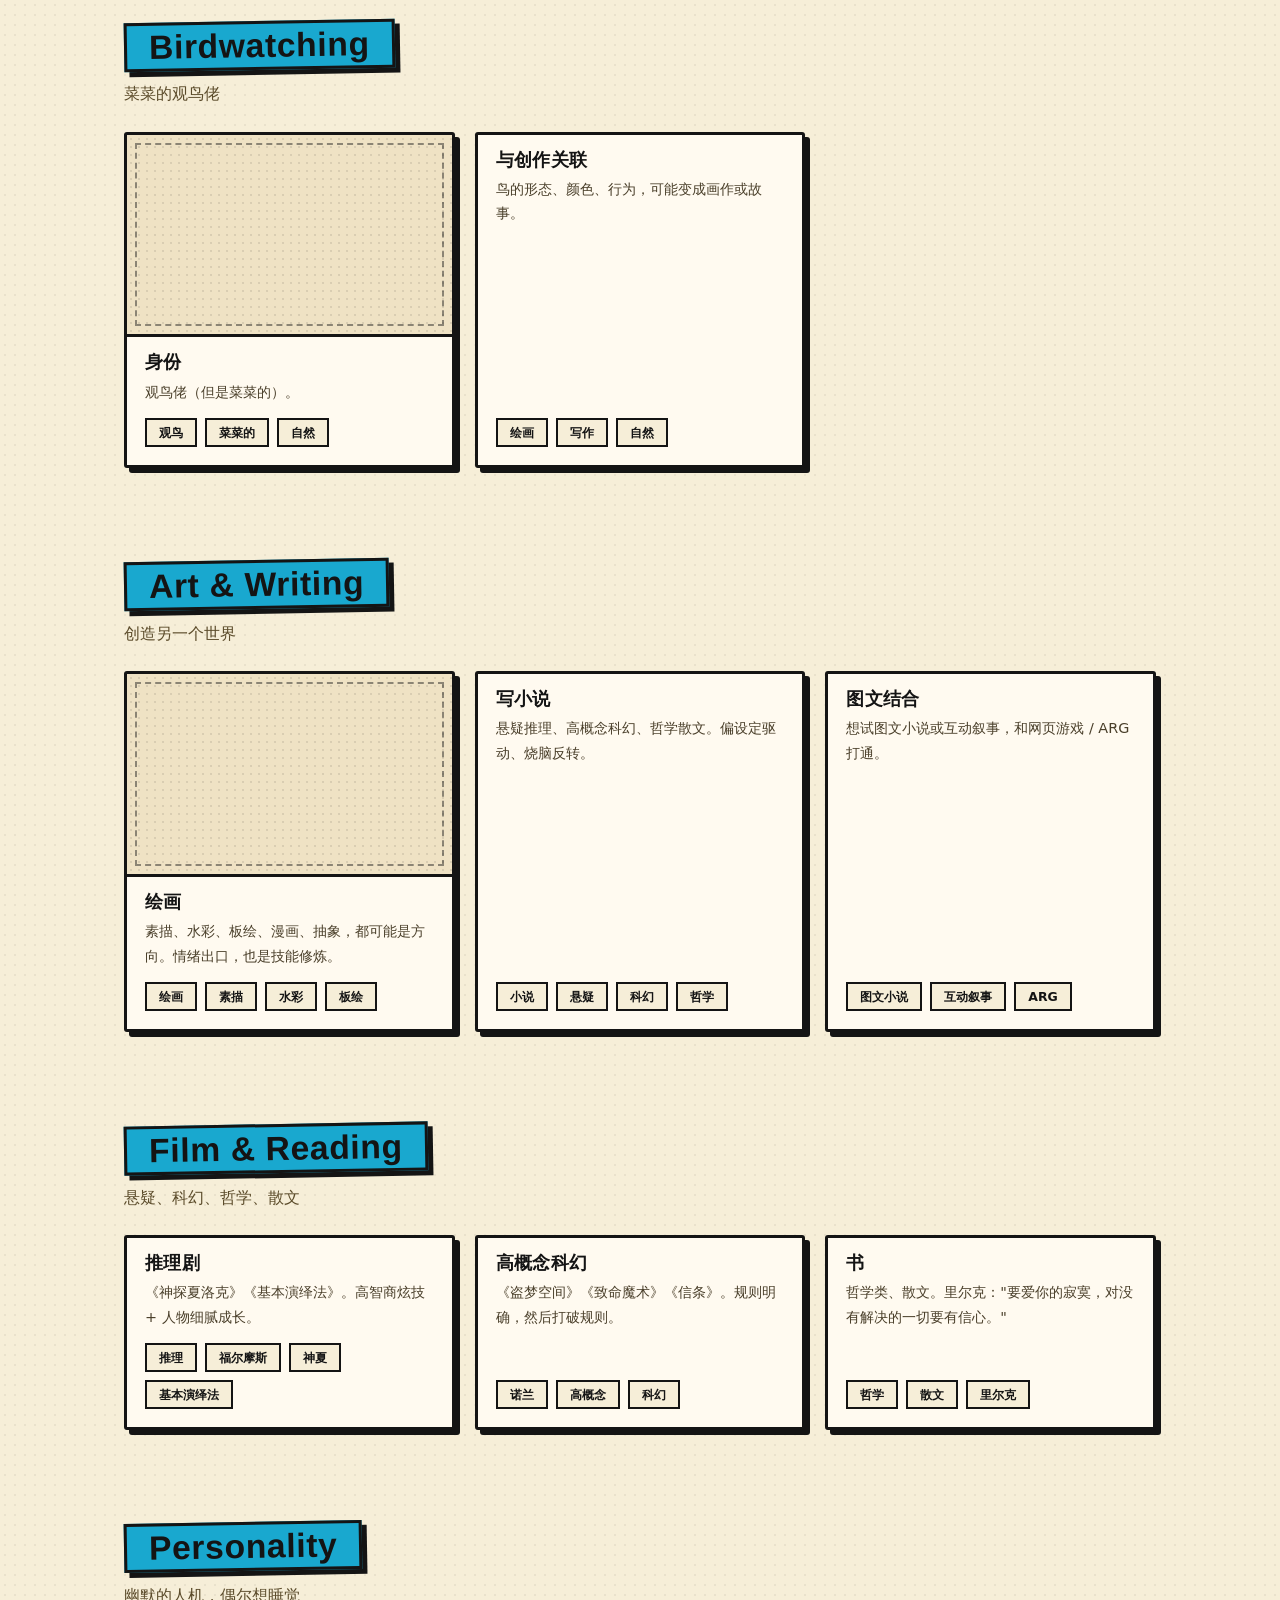
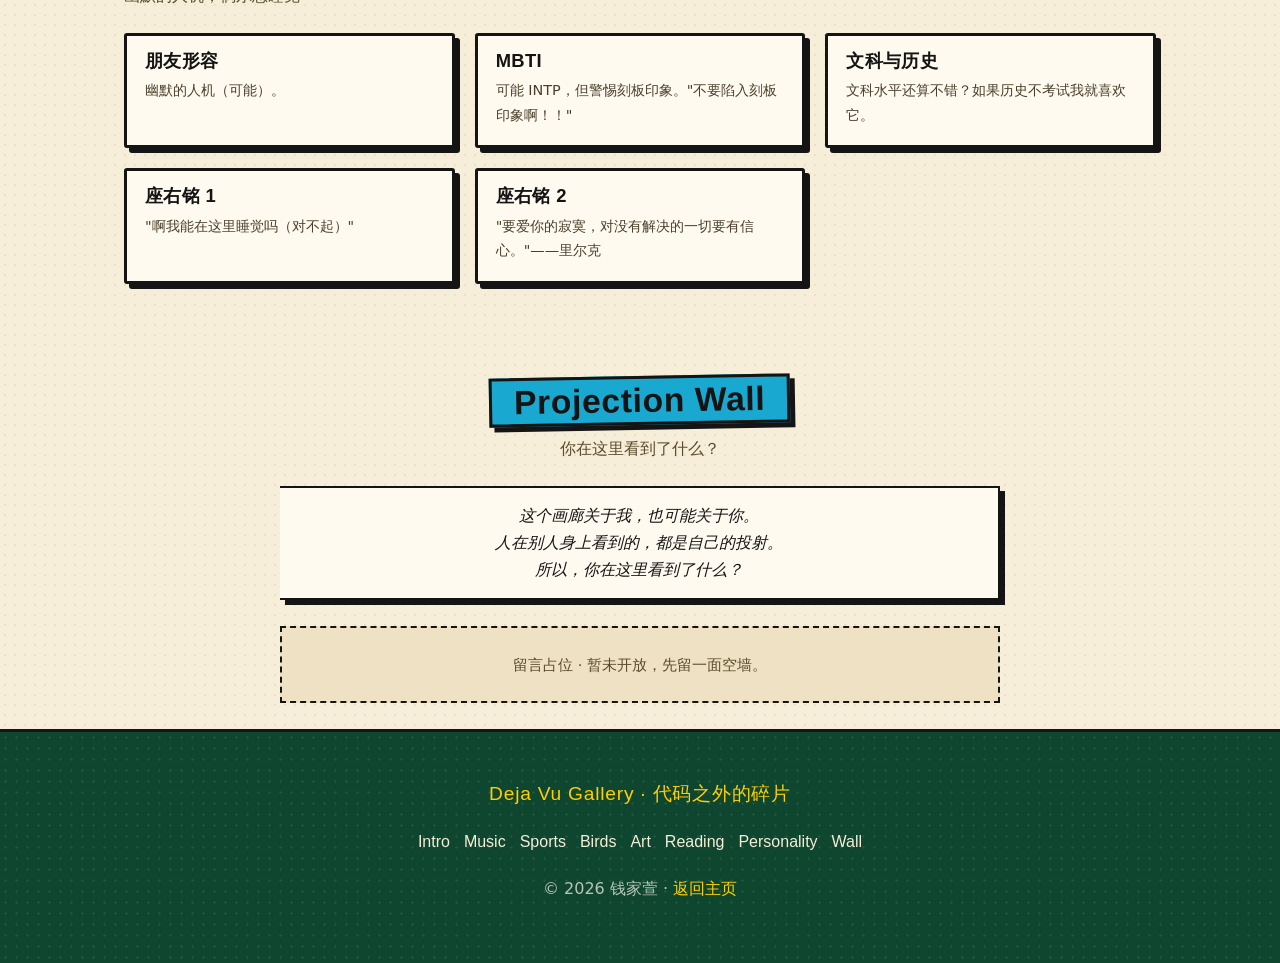
<file: dejavu_gallery/gallery.html>
<!DOCTYPE html>
<html lang="zh-CN">
<head>
  <meta charset="UTF-8">
  <meta name="viewport" content="width=device-width, initial-scale=1.0">
  <meta name="description" content="Deja Vu Gallery —— 钱家萱的休闲碎片，代码之外的投射。人在别人身上看到的，都是一种既视感。">
  <title>Deja Vu Gallery · 既视感画廊</title>
  <link rel="stylesheet" href="style.css">
</head>
<body>

  <!-- 固定顶部导航 -->
  <header class="site-header">
    <a class="brand" href="#gallery-hero">Deja&nbsp;Vu&nbsp;Gallery</a>
    <nav class="site-nav" id="gallery-nav" aria-label="画廊导航"></nav>
    <a class="back-home" href="../index.html">← 返回主页</a>
  </header>

  <main>
    <!-- 1. Gallery Hero / Intro -->
    <section class="hero" id="gallery-hero">
      <div class="hero-burst" aria-hidden="true"></div>

      <!-- 蓝色眼睛特写（美漫） -->
      <div class="hero-eye" aria-hidden="true">
        <svg viewBox="0 0 118 78" xmlns="http://www.w3.org/2000/svg">
          <path d="M8 39 Q59 -6 110 39 Q59 84 8 39 Z" fill="#fffaf0" stroke="#141414" stroke-width="4" stroke-linejoin="round"/>
          <circle cx="59" cy="39" r="24" fill="#19a8cf" stroke="#141414" stroke-width="4"/>
          <circle cx="59" cy="39" r="12" fill="#141414"/>
          <circle cx="50" cy="31" r="4" fill="#fffaf0"/>
          <!-- 虹膜网点 -->
          <g fill="#0d6e8a">
            <circle cx="43" cy="43" r="1.6"/><circle cx="52" cy="49" r="1.6"/><circle cx="63" cy="48" r="1.6"/><circle cx="71" cy="39" r="1.6"/><circle cx="67" cy="29" r="1.6"/>
          </g>
          <!-- 上睫毛 -->
          <path d="M34 18 L40 26 M47 12 L51 24 M61 11 L62 23 M74 15 L74 26" stroke="#141414" stroke-width="3" stroke-linecap="round"/>
        </svg>
      </div>

      <p class="hero-entry">about me_dejavuGallery</p>
      <h1 class="hero-title">Deja Vu Gallery</h1>

      <!-- 爆炸电吉他 + 速度线 + 墨点 -->
      <div class="hero-art" aria-hidden="true">
        <svg viewBox="0 0 420 420" xmlns="http://www.w3.org/2000/svg">
          <g transform="rotate(-16 210 210)">
            <!-- 琴头 -->
            <rect x="197" y="30" width="26" height="54" rx="6" fill="#141414" stroke="#141414" stroke-width="5"/>
            <circle cx="190" cy="44" r="4.5" fill="#e63b2e" stroke="#141414" stroke-width="3"/>
            <circle cx="230" cy="44" r="4.5" fill="#e63b2e" stroke="#141414" stroke-width="3"/>
            <circle cx="190" cy="64" r="4.5" fill="#e63b2e" stroke="#141414" stroke-width="3"/>
            <circle cx="230" cy="64" r="4.5" fill="#e63b2e" stroke="#141414" stroke-width="3"/>
            <!-- 琴颈 -->
            <rect x="198" y="84" width="24" height="122" fill="#c78b3f" stroke="#141414" stroke-width="5"/>
            <g stroke="#141414" stroke-width="3">
              <line x1="198" y1="104" x2="222" y2="104"/>
              <line x1="198" y1="124" x2="222" y2="124"/>
              <line x1="198" y1="144" x2="222" y2="144"/>
              <line x1="198" y1="164" x2="222" y2="164"/>
              <line x1="198" y1="184" x2="222" y2="184"/>
            </g>
            <!-- 琴身（对称双缺角） -->
            <path d="M196 206 C 160 208 138 230 140 268 C 142 298 160 318 186 324 Q 210 340 234 324 C 260 318 278 298 280 268 C 282 230 260 208 224 206 Z"
                  fill="#ffcf00" stroke="#141414" stroke-width="6" stroke-linejoin="round"/>
            <!-- 护板 -->
            <path d="M158 240 L 206 246 L 210 302 L 152 294 Z" fill="#fffaf0" stroke="#141414" stroke-width="4" stroke-linejoin="round"/>
            <!-- 拾音器 -->
            <rect x="150" y="258" width="54" height="13" rx="3" fill="#141414"/>
            <rect x="150" y="278" width="54" height="13" rx="3" fill="#141414"/>
            <!-- 琴桥 -->
            <rect x="154" y="298" width="46" height="8" rx="2" fill="#141414"/>
            <!-- 琴弦 -->
            <g stroke="#141414" stroke-width="1.6">
              <line x1="203" y1="86" x2="203" y2="298"/>
              <line x1="207" y1="86" x2="207" y2="298"/>
              <line x1="211" y1="86" x2="211" y2="298"/>
              <line x1="215" y1="86" x2="215" y2="298"/>
            </g>
          </g>
          <!-- 飞溅墨点 -->
          <g fill="#141414">
            <circle cx="82" cy="120" r="7"/><circle cx="98" cy="106" r="4"/><circle cx="118" cy="128" r="3"/>
            <circle cx="330" cy="150" r="8"/><circle cx="352" cy="136" r="4"/><circle cx="316" cy="132" r="3"/>
            <circle cx="96" cy="300" r="5"/><circle cx="342" cy="318" r="6"/><circle cx="360" cy="300" r="3"/>
          </g>
          <!-- 碎片 -->
          <g fill="#e63b2e" stroke="#141414" stroke-width="3" stroke-linejoin="round">
            <path d="M64 200 l16 6 l-12 14 Z"/>
            <path d="M350 210 l14 -8 l2 18 Z"/>
            <path d="M120 330 l12 -10 l4 14 Z"/>
          </g>
          <g fill="#19a8cf" stroke="#141414" stroke-width="3" stroke-linejoin="round">
            <path d="M300 70 l14 8 l-14 10 Z"/>
            <path d="M60 260 l10 12 l-16 0 Z"/>
          </g>
        </svg>
      </div>

      <p class="hero-subtitle">钱家萱的休闲碎片 / 代码之外的投射</p>
      <blockquote class="hero-quote">
        “人在别人身上看到的都是一种既视感，是自己的投射，某种意义上我们只是在看自己。”
      </blockquote>
      <p class="hero-guide">这里不陈列结论，只陈列一些碎片。你看到什么，可能就是什么。</p>
      <div class="hero-actions">
        <a class="btn btn-ghost" href="../index.html">返回主页</a>
        <a class="btn btn-primary" href="#music">向下滚动 ↓</a>
      </div>
    </section>

    <!-- 2-9. 各展区由 main.js 依据数据模型渲染 -->
    <div id="gallery-sections"></div>
  </main>

  <!-- 10. Footer -->
  <footer class="site-footer" id="gallery-footer">
    <p class="footer-mark">Deja Vu Gallery · 代码之外的碎片</p>
    <nav class="footer-nav" id="footer-nav" aria-label="页脚导航"></nav>
    <p class="copyright">
      © <span id="year">2026</span> 钱家萱 · <a href="../index.html">返回主页</a>
    </p>
  </footer>

  <script src="main.js"></script>
</body>
</html>
</file>
<file: style.css>
/* ============================================================
   style-v2.7.css
   个人主页 v2.7 —— 在 v2.6 基础上做三处修正/增强：

   [修复1] 卡片贴边根因修复：Grid 子项默认 min-width:auto 会撑破列宽、
           压过 .gallery-section 的 padding 直达内边框 → 显式 min-width:0
           再配合足够的 padding（治本，而非只加 padding）。

   [修复2] 滚动入场失效修复：初始状态必须先「隐藏/偏移」，再定义终态。
           选择器用 [data-reveal]:not(.mask-inner) 避免与标题遮罩叠加。
           JS（main-v2.7.js）在 DOMContentLoaded 后绑定 IntersectionObserver。

   [效果3-A] 羊皮纸抽动：中小卡片（.card/.idea-card/.contact-list li）
             从侧方滑入 + 微旋，落定抚平。
   [效果3-B] 画册翻页：大卡片（.hero-card/.featured/.chat-window）
             perspective + rotateY 以左轴翻开。
   [效果3-C] 画作揭幕：.artwork-frame clip-path 自下而上揭幕（保留，1.2s）。

   画作文件映射（替换图片时改这里，均在 assets/mucha/ 下）：
      - Hero      → hero.jpg      《黄道十二宫》 Zodiac
      - About     → about.jpg     《花卉·玫瑰》 La Rose
      - Projects  → projects.jpg  《艺术·舞蹈》 La Danse
      - Timeline  → timeline.jpg  《艺术·诗歌》 La Poesie
      - Twin      → twin.jpg      《月亮与星星·月亮》 The Moon
      - Contact   → contact.jpg   《艺术·音乐》 La Musique
   ============================================================ */

/* ---------- 配色（皮革暖棕 + 深色暖调） ---------- */
:root {
  /* [修改] 皮革暖棕（主背景），替换旧深墨 #14110e/#0d0b09/#1c1815 */
  --leather-base:      #1a1410;  /* 主底色 · 深暖棕 */
  --leather-deep:      #120d0a;  /* 暗部 · 更深的棕 */
  --leather-warm:      #241a12;  /* 亮部 · 皮革受光的暖棕 */
  --leather-highlight: rgba(201, 162, 39, 0.04);  /* 极淡金色高光 */

  /* 兼容旧变量名（V2.4 沿用，值已统一为皮革暖棕） */
  --ink:             #1a1410;  /* 主背景 · 深暖棕 */
  --ink-deep:        #120d0a;  /* 暗部 */
  --ink-soft:        #1a1410;  /* 卡纸/内衬（皮革色，纯色） */

  --parchment:       #f7ecd8;  /* 主文字 · 羊皮纸（保持不变） */
  --parchment-dim:   rgba(247, 236, 216, 0.72);
  --parchment-faint: rgba(247, 236, 216, 0.45);

  --gold:            #c9a227;
  --gold-soft:       rgba(201, 162, 39, 0.35);
  --gold-glow:       rgba(201, 162, 39, 0.18);

  --rose:            #9e3c3c;
  --violet:          #7b5a8b;
  --olive:           #2d5016;

  --font-display: "Cormorant Garamond", "Times New Roman", serif;
  --font-body: "Lora", Georgia, serif;

  --ease: cubic-bezier(0.16, 1, 0.3, 1);
  /* [修改2] 入场缓动：expo-out（借用 KT，但视觉不变） */
  --ease-reveal: cubic-bezier(0.22, 1, 0.36, 1);
}

/* ---------- Reset ---------- */
*,
*::before,
*::after { box-sizing: border-box; }

html { scroll-behavior: smooth; }

/* body 建立 stacking context，纹理层铺在 section 底色之上、内容之下 */
body {
  position: relative;
  z-index: 0;
  margin: 0;
  font-family: var(--font-body);
  color: var(--parchment);
  background-color: var(--leather-base);
  line-height: 1.75;
  -webkit-font-smoothing: antialiased;
  text-rendering: optimizeLegibility;
}

/* ============================================================
   [修改] 皮革纹理层（三层叠加，内联 SVG data URI，无外部图片）
   诊断结论：浅色纹理 + 深底 + overlay = 归零；
   改为「暖棕映射 + 保留颗粒 + 提高不透明度」让毛孔浮出。
   ============================================================ */
.leather-texture,
.leather-fiber,
.leather-sheen {
  position: fixed;
  inset: 0;
  pointer-events: none;
  z-index: 1;
}

/* 第 1 层：皮革毛孔（细密高频颗粒） */
.leather-texture {
  opacity: 0.14;
  mix-blend-mode: soft-light;
  background-image: url("data:image/svg+xml,%3Csvg xmlns='http://www.w3.org/2000/svg' width='200' height='200'%3E%3Cfilter id='n'%3E%3CfeTurbulence type='fractalNoise' baseFrequency='0.9' numOctaves='4' seed='7'/%3E%3CfeColorMatrix type='matrix' values='0.6 0 0 0 0.25 0 0.5 0 0 0.13 0 0 0.35 0 0.045 0 0 0 1 0'/%3E%3C/filter%3E%3Crect width='200' height='200' filter='url(%23n)'/%3E%3C/svg%3E");
  background-size: 200px 200px;
  filter: contrast(1.15) brightness(1.05);
}

/* 第 2 层：皮革纤维（横向拉伸的低频纤维走向） */
.leather-fiber {
  opacity: 0.07;
  mix-blend-mode: overlay;
  background-image: url("data:image/svg+xml,%3Csvg xmlns='http://www.w3.org/2000/svg' width='400' height='400'%3E%3Cfilter id='f'%3E%3CfeTurbulence type='fractalNoise' baseFrequency='0.015 0.4' numOctaves='2' seed='3'/%3E%3CfeColorMatrix type='matrix' values='0.4 0 0 0 0.2 0 0.36 0 0 0.1 0 0 0.26 0 0.05 0 0 0 1 0'/%3E%3C/filter%3E%3Crect width='400' height='400' filter='url(%23f)'/%3E%3C/svg%3E");
  background-size: 400px 400px;
}

/* 第 3 层：皮革表面高光（受光渐变：左上金 / 右下棕） */
.leather-sheen {
  mix-blend-mode: screen;
  background:
    radial-gradient(circle at 18% 16%, rgba(201, 162, 39, 0.05), transparent 50%),
    radial-gradient(circle at 82% 86%, rgba(90, 58, 30, 0.08), transparent 55%);
}

/* [修改] 皮革「呼吸」漂移：90s 极缓移动，仅在未降级时生效 */
@media (prefers-reduced-motion: no-preference) {
  .leather-texture {
    animation: leather-drift 90s ease-in-out infinite;
  }
}

@keyframes leather-drift {
  0%, 100% { transform: translate(0, 0); }
  50%      { transform: translate(1px, 0.5px); }
}

img { max-width: 100%; display: block; }
a { color: inherit; text-decoration: none; }
h1, h2, h3, h4 { font-family: var(--font-display); color: var(--parchment); margin: 0 0 0.5em; line-height: 1.2; }

.svg-sprite {
  position: absolute;
  width: 0;
  height: 0;
  overflow: hidden;
}

.icon {
  width: 20px;
  height: 20px;
  color: var(--gold);
  fill: none;
}

/* ============================================================
   毛玻璃配方（深色玻璃，Glassmorphism）
   ============================================================ */
.glass-panel {
  --corner: rgba(201, 162, 39, 0.45);
  --corner-size: 12px;
  background: rgba(247, 236, 216, 0.05);
  -webkit-backdrop-filter: blur(40px) saturate(160%);
  backdrop-filter: blur(40px) saturate(160%);
  border: 1px solid rgba(201, 162, 39, 0.22);
  border-radius: 20px;
  box-shadow:
    0 16px 40px rgba(0, 0, 0, 0.45),
    inset 0 1px 0 rgba(255, 255, 255, 0.08),
    inset 0 -1px 0 rgba(0, 0, 0, 0.35);
  position: relative;
  overflow: hidden;
  transition:
    transform 500ms var(--ease),
    box-shadow 500ms var(--ease),
    border-color 500ms var(--ease);
}

/* [修复1] 卡片最大宽度 + 盒模型，防止内容撑出内边框 */
.glass-panel {
  max-width: 100%;
  box-sizing: border-box;
}

/* 内部顶边高光（玻璃受光面） */
.glass-panel::before {
  content: "";
  position: absolute;
  inset: 0;
  background: linear-gradient(to bottom, rgba(255, 255, 255, 0.08) 0%, transparent 40%);
  pointer-events: none;
}

/* [修改3] 哥特装饰：毛玻璃卡四角微型 L 形角饰（1px 金线，hover 提亮） */
.glass-panel::after {
  content: "";
  position: absolute;
  inset: 8px;
  pointer-events: none;
  border-radius: 12px;
  background:
    linear-gradient(var(--corner), var(--corner)) left top / var(--corner-size) 1px no-repeat,
    linear-gradient(var(--corner), var(--corner)) left top / 1px var(--corner-size) no-repeat,
    linear-gradient(var(--corner), var(--corner)) right top / var(--corner-size) 1px no-repeat,
    linear-gradient(var(--corner), var(--corner)) right top / 1px var(--corner-size) no-repeat,
    linear-gradient(var(--corner), var(--corner)) left bottom / var(--corner-size) 1px no-repeat,
    linear-gradient(var(--corner), var(--corner)) left bottom / 1px var(--corner-size) no-repeat,
    linear-gradient(var(--corner), var(--corner)) right bottom / var(--corner-size) 1px no-repeat,
    linear-gradient(var(--corner), var(--corner)) right bottom / 1px var(--corner-size) no-repeat;
}

.glass-panel:hover {
  --corner: rgba(201, 162, 39, 0.7);
  border-color: rgba(201, 162, 39, 0.4);
  box-shadow:
    0 24px 60px rgba(0, 0, 0, 0.55),
    0 0 32px rgba(201, 162, 39, 0.08),
    inset 0 1px 0 rgba(255, 255, 255, 0.14),
    inset 0 -1px 0 rgba(0, 0, 0, 0.35);
  transform: translateY(-3px);
}

/* ============================================================
   画作：<figure class="artwork"> + 金色画框 + 聚光灯
   ============================================================ */
.artwork {
  position: relative;
  isolation: isolate;
  margin: 0;
}

/* 聚光灯光斑（画作背后的暖光） */
.artwork::before {
  content: "";
  position: absolute;
  inset: -20%;
  background: radial-gradient(circle, rgba(201, 162, 39, 0.14) 0%, transparent 65%);
  pointer-events: none;
  z-index: -1;
}

.artwork-frame {
  --finial: url("data:image/svg+xml,%3Csvg xmlns='http://www.w3.org/2000/svg' width='10' height='14' viewBox='0 0 10 14'%3E%3Cpath d='M5 0 L10 7 L5 14 L0 7 Z' fill='none' stroke='%23c9a227' stroke-opacity='0.55' stroke-width='1.1'/%3E%3C/svg%3E");
  --finial-size: 10px 14px;
  padding: 16px;
  background: var(--leather-base);  /* [修改] 卡纸改皮革色（纯色 #1a1410） */
  border: 2px solid rgba(201, 162, 39, 0.5);
  border-radius: 4px;
  box-shadow:
    0 24px 60px rgba(0, 0, 0, 0.6),
    0 0 60px rgba(201, 162, 39, 0.08),
    inset 0 1px 0 rgba(255, 255, 255, 0.06);
  position: relative;
  /* [占位] 画作兜底：图片缺失时画框仍有高度（暗色卡纸） */
  min-height: 320px;
}

/* 内框线（画作与卡纸之间的细金线）——[修改] 直角（border-radius:0），与画作柔和曲线对比 */
.artwork-frame::before {
  content: "";
  position: absolute;
  inset: 12px;
  border: 1px solid rgba(201, 162, 39, 0.3);
  border-radius: 0;
  pointer-events: none;
}

/* [修改3] 哥特装饰：画框四角尖顶饰（几何菱形，向外突出 6px）
   [占位] 叠加 "Alphonse Mucha" 斜体占位文字（图片缺失时可见，img 加载后 z-index 覆盖） */
.artwork-frame::after {
  content: "Alphonse Mucha";
  position: absolute;
  inset: -6px;
  pointer-events: none;
  z-index: 0;
  background-image: var(--finial), var(--finial), var(--finial), var(--finial);
  background-repeat: no-repeat;
  background-size: var(--finial-size);
  background-position: top left, top right, bottom left, bottom right;
  display: flex;
  align-items: center;
  justify-content: center;
  font-family: var(--font-display);
  font-style: italic;
  font-size: 1rem;
  letter-spacing: 0.15em;
  color: rgba(201, 162, 39, 0.4);
}

.artwork-frame img {
  position: relative;
  z-index: 1;            /* 覆盖 ::after 占位文字 */
  display: block;
  width: 100%;
  height: auto;
  max-height: 70vh;
  object-fit: contain;   /* 关键：完整可见，不裁剪 */
}

.artwork-caption {
  margin-top: 12px;
  font-family: var(--font-display);
  font-style: italic;
  font-size: 0.875rem;
  color: var(--parchment-faint);
  text-align: center;
  letter-spacing: 0.05em;
}

/* ============================================================
   1. Header（固定顶部，皮革玻璃）
   ============================================================ */
.site-header {
  position: fixed;
  top: 0;
  left: 0;
  right: 0;
  z-index: 100;
  display: flex;
  align-items: center;
  justify-content: space-between;
  gap: 24px;
  padding: 14px 32px;
  background: rgba(26, 20, 16, 0.78);  /* [修改] 暖棕玻璃 */
  -webkit-backdrop-filter: blur(20px);
  backdrop-filter: blur(20px);
  border-bottom: 1px solid var(--gold-soft);
}

.brand {
  font-family: var(--font-display);
  font-size: 1.35rem;
  font-weight: 600;
  color: var(--parchment);
  letter-spacing: 0.05em;
}

.site-nav {
  display: flex;
  gap: 28px;
}

.site-nav a {
  position: relative;
  font-family: var(--font-body);
  font-size: 0.95rem;
  color: var(--parchment-dim);
  padding: 8px 0;
  transition: color 500ms var(--ease);
}

/* [修改2] 导航下划线：scaleX 从左扫入（符合「只动画 transform」约束） */
.site-nav a::after {
  content: "";
  position: absolute;
  left: 0;
  right: 0;
  bottom: 2px;
  height: 1px;
  background: var(--gold);
  transform: scaleX(0);
  transform-origin: left;
  transition: transform 500ms var(--ease-reveal);
}

.site-nav a:hover { color: var(--parchment); }
.site-nav a:hover::after { transform: scaleX(1); }

.icon-link {
  display: inline-flex;
  align-items: center;
  justify-content: center;
  width: 44px;
  height: 44px;
  border-radius: 50%;
  transition: background-color 500ms var(--ease);
}
.icon-link:hover { background-color: rgba(201, 162, 39, 0.12); }

/* ============================================================
   2. Hero 首屏（画作居中大图 + 标题毛玻璃卡）
   [修复1] 卡片用负 margin 压住画作底部签名区约 15%–20%
   [修复1] padding 增大到 80px 96px，内边框 inset 32px
   ============================================================ */
.hero {
  position: relative;
  min-height: 100vh;
  display: flex;
  flex-direction: column;
  align-items: center;
  padding: 80px 96px;   /* [修复1] 原 7rem 2rem 5rem → 80px 96px */
  background: linear-gradient(180deg, var(--leather-base), var(--leather-deep));
  overflow: hidden;
}

/* [修改] 内边框几何容器：皮革封面上的压印金线矩形框 */
/* [修复1] inset 统一 32px（桌面） */
.hero::before {
  content: "";
  position: absolute;
  inset: 32px;
  border: 1px solid rgba(201, 162, 39, 0.22);
  pointer-events: none;
  z-index: 1;
}

.hero-artwork {
  position: sticky;
  top: 8vh;
  z-index: 2;   /* 画作在纹理(1)之上，卡片(3)之下 */
  max-width: 520px;
  width: 100%;
}

.hero-artwork .artwork-frame img { max-height: 72vh; }

/* [修复1] 标题毛玻璃卡：负 margin 上移，覆盖画作底部约 15%–20%（桌面 -12vh） */
.hero-card {
  position: relative;
  z-index: 3;
  max-width: min(720px, 90%);
  width: 100%;
  margin-top: -12vh;
  padding: 40px 40px 44px;
  text-align: center;
}

.hero-name {
  font-size: clamp(2.5rem, 7vw, 5rem);
  font-weight: 600;
  color: var(--parchment);
  letter-spacing: 0.02em;
  margin-bottom: 0.1em;
}

.hero-id {
  font-family: var(--font-display);
  font-style: italic;
  font-size: 1.15rem;
  color: var(--gold);
  letter-spacing: 0.3em;
  margin: 0 0 1.2em;
}

.hero-tagline {
  font-size: 1.12rem;
  color: var(--parchment-dim);
  line-height: 1.8;
  max-width: 60ch;
  margin: 0 auto 2em;
}

.hero-tags {
  list-style: none;
  display: flex;
  flex-wrap: wrap;
  gap: 12px;
  justify-content: center;
  padding: 0;
  margin: 0 0 2.4em;
}

.hero-tags li {
  font-size: 0.9rem;
  color: var(--parchment-dim);
  padding: 8px 18px;
  border: 1px solid var(--gold-soft);
  border-radius: 999px;
  background: transparent;
  transition: background-color 500ms var(--ease), border-color 500ms var(--ease);
}
.hero-tags li:hover {
  background-color: var(--gold-glow);
  border-color: var(--gold);
}

.hero-actions {
  display: flex;
  flex-wrap: wrap;
  gap: 16px;
  justify-content: center;
}

/* ---------- 按钮 ---------- */
.btn {
  display: inline-flex;
  align-items: center;
  justify-content: center;
  min-height: 48px;
  padding: 0 28px;
  border-radius: 999px;
  font-family: var(--font-body);
  font-size: 0.95rem;
  transition: box-shadow 600ms var(--ease), background-color 600ms var(--ease), color 600ms var(--ease), transform 600ms var(--ease);
}

.btn-primary {
  background-color: var(--olive);
  color: var(--parchment);
  border: 1px solid var(--olive);
}
.btn-primary:hover {
  background-color: #35611f;
  box-shadow: 0 0 0 6px rgba(45, 80, 22, 0.18), 0 12px 34px rgba(0, 0, 0, 0.5);
  transform: translateY(-2px);
}

.btn-ghost {
  background-color: transparent;
  color: var(--parchment);
  border: 1px solid var(--gold);
}
.btn-ghost:hover {
  background-color: var(--gold-glow);
  box-shadow: 0 0 28px rgba(201, 162, 39, 0.18);
  transform: translateY(-2px);
}

/* ============================================================
   3–7. 画廊 Section 布局（左右分栏 + 交替镜像 + 画作 sticky）
   ============================================================ */
.gallery-section {
  display: grid;
  grid-template-columns: 40% 60%;
  grid-template-areas: "artwork content";
  gap: 4rem;
  min-height: 100vh;
  align-items: start;
  padding: 96px 96px;   /* [修复1] 原 6rem 4rem → 96px 96px */
  background: linear-gradient(180deg, var(--leather-base), var(--leather-deep));
  position: relative;
}

/* [修复1] Grid 经典坑：子项默认 min-width:auto 会撑破列宽、压过 padding 直达内边框。
   显式归零，让内容在列内收缩，padding 才真正生效（治本）。 */
.gallery-section > * {
  min-width: 0;
}

.gallery-artwork,
.gallery-content {
  min-width: 0;
  max-width: 100%;
  box-sizing: border-box;
}

/* 嵌套 grid 同样归零（项目网格 / 信息卡列），避免同类溢出 */
.project-grid > *,
.info-cards > * {
  min-width: 0;
}

/* [修改] 内边框几何容器：皮革封面上的压印金线矩形框 */
/* [修复1] inset 统一 32px（桌面） */
.gallery-section::before {
  content: "";
  position: absolute;
  inset: 32px;
  border: 1px solid rgba(201, 162, 39, 0.22);
  pointer-events: none;
  z-index: 1;
}

.gallery-artwork {
  grid-area: artwork;
  position: sticky;
  top: 10vh;
  z-index: 2;   /* 画作在纹理(1)之上 */
  height: max-content;
  align-self: start;
}

.gallery-content {
  grid-area: content;
  position: relative;
  z-index: 2;   /* 内容列在纹理(1)之上 */
}

/* 镜像：画作在右，内容在左 */
.gallery-section--reverse {
  grid-template-columns: 60% 40%;
  grid-template-areas: "content artwork";
}

/* ---------- Section 标题 + 拱形分隔线 ---------- */
.section-title {
  font-size: clamp(1.9rem, 4vw, 2.5rem);
  font-weight: 600;
  color: var(--parchment);
  margin-bottom: 0.4em;
}

/* [修改3] 哥特装饰：标题首字母放大 + 金色（书页花体几何版）
   注意：标题现被 .mask/.mask-inner 包裹，首字选择器作用于 mask-inner */
.section-title .mask-inner::first-letter {
  font-size: 1.3em;
  color: var(--gold);
}

/* [修改3] 哥特装饰：拱形分隔线（中央尖拱 + 两侧金线） */
.section-rule {
  --rule-arm: 40px;
  position: relative;
  width: calc(var(--rule-arm) * 2 + 16px);
  height: 14px;
  margin-bottom: 1.8em;
}

.section-rule::before {
  content: "";
  position: absolute;
  left: 0;
  right: 0;
  top: 6px;
  height: 1px;
  background: linear-gradient(to right,
    rgba(201, 162, 39, 0.5) 0,
    rgba(201, 162, 39, 0.5) var(--rule-arm),
    transparent var(--rule-arm),
    transparent calc(100% - var(--rule-arm)),
    rgba(201, 162, 39, 0.5) calc(100% - var(--rule-arm)),
    rgba(201, 162, 39, 0.5) 100%);
}

.section-rule::after {
  content: "";
  position: absolute;
  left: 50%;
  top: 0;
  transform: translateX(-50%);
  width: 16px;
  height: 12px;
  background: url("data:image/svg+xml,%3Csvg xmlns='http://www.w3.org/2000/svg' width='16' height='12' viewBox='0 0 16 12'%3E%3Cpath d='M0 12 Q0 2 8 0 Q16 2 16 12' fill='none' stroke='%23c9a227' stroke-opacity='0.5' stroke-width='1'/%3E%3C/svg%3E") center / contain no-repeat;
}

/* ============================================================
   3. About
   ============================================================ */
.info-cards {
  display: flex;
  flex-direction: column;
  gap: 16px;
  margin-bottom: 40px;
}

.card {
  padding: 24px 28px;
}

.card h3 {
  font-size: 1.1rem;
  font-family: var(--font-display);
  font-style: italic;
  color: var(--gold);
  letter-spacing: 0.04em;
  margin-bottom: 0.3em;
}

.card p {
  margin: 0;
  color: var(--parchment-dim);
  font-size: 1.02rem;
}

.skills { margin-bottom: 36px; }

.skills-title {
  font-size: 1.25rem;
  color: var(--parchment);
  margin-bottom: 1em;
}

.tag-cloud {
  list-style: none;
  display: flex;
  flex-wrap: wrap;
  gap: 12px;
  padding: 0;
  margin: 0;
}

.tag-cloud li {
  font-size: 0.9rem;
  color: var(--parchment-dim);
  padding: 8px 18px;
  border: 1px solid var(--gold-soft);
  border-radius: 999px;
  background: transparent;
  transition: background-color 500ms var(--ease), border-color 500ms var(--ease);
}
.tag-cloud li:hover {
  background-color: var(--gold-glow);
  border-color: var(--gold);
}

.gallery-entry {
  font-style: italic;
}

.gallery-entry a {
  position: relative;
  font-family: var(--font-display);
  font-size: 1.1rem;
  color: var(--parchment);
}

.gallery-entry a::after {
  content: "→";
  margin-left: 10px;
  color: var(--gold);
  transition: margin-left 500ms var(--ease);
}
.gallery-entry a:hover::after { margin-left: 16px; }

.gallery-entry-hint {
  display: block;
  margin-top: 6px;
  font-size: 0.85rem;
  color: var(--parchment-faint);
}

/* ============================================================
   4. Projects
   ============================================================ */
.featured {
  padding: 24px;
  margin-bottom: 48px;
}

.featured-media img {
  width: 100%;
  aspect-ratio: 16 / 9;
  object-fit: cover;
  border-radius: 12px;
  border: 1px solid var(--gold-soft);
}

/* 小程序码：方形居中、白底留白（保证扫码可识别），不拉伸裁切 */
.featured-media img.qr-code {
  width: 240px;
  max-width: 100%;
  height: auto;
  aspect-ratio: 1 / 1;
  object-fit: contain;
  margin: 0 auto;
  display: block;
  padding: 16px;
  background: #ffffff;
  border-radius: 16px;
  border: 1px solid var(--gold-soft);
}

.featured-info { padding-top: 20px; }

.featured-info h3 {
  font-size: 1.9rem;
  font-weight: 600;
  color: var(--parchment);
  margin-bottom: 0.4em;
}

.featured-info p {
  color: var(--parchment-dim);
  line-height: 1.8;
  margin: 0 0 1.4em;
}

.featured-meta {
  display: flex;
  flex-wrap: wrap;
  gap: 12px;
  align-items: center;
}

.featured-badge {
  font-size: 0.85rem;
  color: var(--parchment);
  background-color: var(--rose);
  padding: 8px 16px;
  border-radius: 999px;
}

.featured-link {
  font-size: 0.85rem;
  color: var(--parchment-faint);
  font-style: italic;
}

.more-projects { margin-bottom: 44px; }

.more-title {
  font-size: 1.25rem;
  color: var(--parchment);
  margin-bottom: 1.1em;
}

.project-grid {
  display: grid;
  grid-template-columns: repeat(2, 1fr);
  gap: 16px;
}

.idea-card { padding: 24px; }

.idea-card h4 {
  font-size: 1.15rem;
  color: var(--parchment);
  margin-bottom: 0.4em;
}

.idea-card p {
  margin: 0;
  color: var(--parchment-dim);
  font-size: 0.95rem;
  line-height: 1.7;
}

.github-more {
  display: inline-flex;
  align-items: center;
  gap: 10px;
  min-height: 48px;
  padding: 0 24px;
  border: 1px solid var(--gold);
  border-radius: 999px;
  color: var(--parchment);
  font-size: 0.95rem;
  transition: background-color 600ms var(--ease), box-shadow 600ms var(--ease), transform 600ms var(--ease);
}
.github-more:hover {
  background-color: var(--gold-glow);
  box-shadow: 0 0 28px rgba(201, 162, 39, 0.18);
  transform: translateY(-2px);
}

/* ============================================================
   5. Timeline（直接放皮革底，更透气）
   ============================================================ */
.timeline {
  list-style: none;
  padding: 0;
  margin: 0;
  position: relative;
}

.timeline::before {
  content: "";
  position: absolute;
  left: 6px;
  top: 6px;
  bottom: 6px;
  width: 1px;
  background: var(--gold-soft);
}

.timeline-item {
  position: relative;
  padding-left: 40px;
  margin-bottom: 40px;
}

.timeline-dot {
  position: absolute;
  left: 0;
  top: 4px;
  width: 13px;
  height: 13px;
  border: 1.5px solid var(--gold);
  border-radius: 50%;
  background: var(--leather-deep);
}

.timeline-dot::after {
  content: "";
  position: absolute;
  inset: 3px;
  border-radius: 50%;
  background: var(--gold);
}

.timeline-time {
  display: block;
  font-family: var(--font-display);
  font-style: italic;
  color: var(--gold);
  font-size: 1.05rem;
  margin-bottom: 0.2em;
}

.timeline-event {
  margin: 0;
  color: var(--parchment);
  font-size: 1.1rem;
}

/* ============================================================
   6. AI 数字分身
   ============================================================ */
.chat-shell { max-width: 640px; }

.chat-window { padding: 24px; }

.bubble {
  display: flex;
  align-items: flex-start;
  gap: 12px;
  padding: 14px 18px;
  margin-bottom: 14px;
  background: rgba(247, 236, 216, 0.06);
  border-radius: 4px 18px 18px 18px;
  box-shadow: inset 0 1px 0 rgba(255, 255, 255, 0.05);
}

.bubble:last-child { margin-bottom: 0; }

.bubble p {
  margin: 0;
  color: var(--parchment-dim);
  font-size: 0.98rem;
}

.bot-avatar {
  flex: none;
  width: 34px;
  height: 18px;
  color: var(--gold);
  margin-top: 4px;
}

.chat-footer {
  text-align: center;
  font-family: var(--font-display);
  font-style: italic;
  color: var(--parchment-faint);
  margin: 20px 0 0;
}

/* ============================================================
   7. Contact
   ============================================================ */
.contact-cta {
  font-family: var(--font-display);
  font-style: italic;
  font-size: 1.12rem;
  color: var(--parchment-dim);
  margin-bottom: 28px;
}

.contact-list {
  list-style: none;
  padding: 0;
  margin: 0;
  display: flex;
  flex-direction: column;
  gap: 16px;
}

.contact-list li {
  display: flex;
  align-items: center;
  gap: 16px;
  padding: 18px 22px;
}

.contact-list .icon { flex: none; }

.contact-label {
  flex: none;
  width: 70px;
  font-family: var(--font-display);
  color: var(--parchment);
  font-weight: 600;
}

.contact-list a {
  position: relative;
  color: var(--parchment-dim);
  transition: color 500ms var(--ease);
}

/* [修改2] 链接下划线：scaleX 从左扫入 */
.contact-list a::after {
  content: "";
  position: absolute;
  left: 0;
  right: 0;
  bottom: -3px;
  height: 1px;
  background: var(--gold);
  transform: scaleX(0);
  transform-origin: left;
  transition: transform 500ms var(--ease-reveal);
}

.contact-list a:hover { color: var(--parchment); }
.contact-list a:hover::after { transform: scaleX(1); }

.contact-value { color: var(--parchment-dim); }

/* ============================================================
   8. Footer（比正文区更暗）
   ============================================================ */
.site-footer {
  position: relative;
  background: linear-gradient(180deg, var(--leather-deep) 0%, var(--leather-base) 100%);
  color: var(--parchment);
  padding: 64px 24px 40px;
}

/* [修改3] 哥特装饰：Footer 顶部分隔（中央四叶饰 + 两侧金线，各 60px） */
.site-footer::before {
  content: "";
  position: absolute;
  top: 20px;
  left: 50%;
  transform: translateX(-50%);
  width: 136px;
  height: 1px;
  background: linear-gradient(to right,
    transparent 0,
    rgba(201, 162, 39, 0.5) 0,
    rgba(201, 162, 39, 0.5) 60px,
    transparent 60px,
    transparent calc(100% - 60px),
    rgba(201, 162, 39, 0.5) calc(100% - 60px),
    rgba(201, 162, 39, 0.5) 100%);
}

.site-footer::after {
  content: "";
  position: absolute;
  top: 12px;
  left: 50%;
  transform: translateX(-50%);
  width: 16px;
  height: 16px;
  background:
    radial-gradient(circle at 50% 4.5px, transparent 3px, rgba(201, 162, 39, 0.5) 3px, rgba(201, 162, 39, 0.5) 4px, transparent 4px),
    radial-gradient(circle at 50% 11.5px, transparent 3px, rgba(201, 162, 39, 0.5) 3px, rgba(201, 162, 39, 0.5) 4px, transparent 4px),
    radial-gradient(circle at 4.5px 50%, transparent 3px, rgba(201, 162, 39, 0.5) 3px, rgba(201, 162, 39, 0.5) 4px, transparent 4px),
    radial-gradient(circle at 11.5px 50%, transparent 3px, rgba(201, 162, 39, 0.5) 3px, rgba(201, 162, 39, 0.5) 4px, transparent 4px);
}

.footer-inner {
  position: relative;
  z-index: 2;
  max-width: 1080px;
  margin: 0 auto;
  display: flex;
  align-items: center;
  justify-content: space-between;
  gap: 24px;
}

.copyright {
  margin: 0;
  color: var(--parchment-dim);
}

.footer-nav {
  display: flex;
  gap: 24px;
}

.footer-nav a {
  color: var(--parchment-dim);
  padding: 8px 0;
  transition: color 500ms var(--ease);
}
.footer-nav a:hover { color: var(--gold); }

/* ============================================================
   [修复2] 滚动入场系统（遮罩上升 + stagger + expo-out）
   关键：初始状态必须先「隐藏/偏移」，再定义终态（顺序/选择器错了效果就是零）。
   机制借用 Kinetic Typography，视觉保持穆夏画廊风格。
   只用 IntersectionObserver（main-v2.7.js 注入 .is-revealed）
   + CSS transform / opacity / clip-path（禁止布局属性动画）。
   ============================================================ */

/* —— 遮罩上升：外层 overflow-hidden 裁剪 + 内层初始在遮罩下方 —— */
.mask {
  display: block;
  overflow: hidden;
  padding-bottom: 0.15em;   /* 留出 descender（g、y 等）下延空间，防被裁 */
  margin-bottom: -0.15em;
}

.mask-inner {
  display: inline-block;
  transform: translateY(110%);   /* 关键：初始就在遮罩下方 */
  will-change: transform;
}

/* Hero 主标题逐字：每字并排（.mask 内联） */
.hero-name .mask {
  display: inline-block;
}

/* —— 通用初始状态：卡片 / 列表项 / 小元素 ——
   [修复2] 用 :not(.mask-inner) 过滤，避免与标题遮罩初始态叠加错乱 */
[data-reveal]:not(.mask-inner) {
  opacity: 0;
  transform: translateY(24px);
  will-change: transform, opacity;
}

/* —— 终态（.is-revealed 命中） —— */
.mask-inner.is-revealed {
  transform: translateY(0);
  transition: transform 0.9s var(--ease-reveal);
  transition-delay: calc(var(--stagger, 0) * 80ms);
}

/* Hero 主标题逐字：每字 30ms */
.hero-name .mask-inner.is-revealed {
  transition-delay: calc(var(--stagger, 0) * 30ms);
}

[data-reveal]:not(.mask-inner).is-revealed {
  opacity: 1;
  transform: translateY(0);
  transition:
    opacity 0.7s var(--ease-reveal),
    transform 0.9s var(--ease-reveal);
  transition-delay: calc(var(--stagger, 0) * 100ms);
}

/* ============================================================
   [效果3-A] 羊皮纸抽动：中小卡片从侧方滑入 + 微旋，落定抚平
   （覆盖 [修复2] 通用 translateY(24px) 初始态）
   ============================================================ */
.card[data-reveal],
.idea-card[data-reveal],
.contact-list li[data-reveal] {
  opacity: 0;
  transform: translateX(-24px) translateY(8px) rotate(-0.8deg);
  transform-origin: center;
  will-change: transform, opacity;
}

.card[data-reveal].is-revealed,
.idea-card[data-reveal].is-revealed,
.contact-list li[data-reveal].is-revealed {
  opacity: 1;
  transform: translateX(0) translateY(0) rotate(0);
  transition:
    opacity 0.6s var(--ease-reveal),
    transform 0.9s var(--ease-reveal);
  transition-delay: calc(var(--stagger, 0) * 100ms);
}

/* 镜像：reverse 方向（Projects 的 idea-card）从右侧滑入 + 反向微旋 */
.gallery-section--reverse .idea-card[data-reveal] {
  transform: translateX(24px) translateY(8px) rotate(0.8deg);
}
.gallery-section--reverse .idea-card[data-reveal].is-revealed {
  transform: translateX(0) translateY(0) rotate(0);
}

/* ============================================================
   [效果3-B] 画册翻页：大卡片 3D rotateY 以左轴翻开（更从容）
   ============================================================ */
.hero-card[data-reveal],
.featured[data-reveal],
.chat-window[data-reveal] {
  opacity: 0;
  transform: perspective(2000px) rotateY(-12deg) translateX(20px);
  transform-origin: left center;
  transform-style: preserve-3d;
  will-change: transform, opacity;
}

.hero-card[data-reveal].is-revealed,
.featured[data-reveal].is-revealed,
.chat-window[data-reveal].is-revealed {
  opacity: 1;
  transform: perspective(2000px) rotateY(0) translateX(0);
  transition:
    opacity 0.8s var(--ease-reveal),
    transform 1.1s var(--ease-reveal);
  transition-delay: calc(var(--stagger, 0) * 80ms);
}

/* ============================================================
   [效果3-C] 画作揭幕：clip-path 自下而上揭幕（保留，主角，1.2s）
   覆盖 [修复2] 通用 translateY(24px) + opacity:0 —— 画作只做揭幕，不淡入不位移
   ============================================================ */
.artwork-frame[data-reveal] {
  opacity: 1;
  transform: none;
  clip-path: inset(100% 0 0 0);
  will-change: clip-path;
}

.artwork-frame[data-reveal].is-revealed {
  clip-path: inset(0 0 0 0);
  transition: clip-path 1.2s var(--ease-reveal);
}

/* —— reveal 完成后恢复 hover 上浮（覆盖入场终态对 transform 的锁定） —— */
.glass-panel[data-reveal].is-revealed:hover {
  transform: translateY(-3px);
  transition:
    transform 500ms var(--ease),
    box-shadow 500ms var(--ease),
    border-color 500ms var(--ease);
}

.github-more[data-reveal].is-revealed:hover {
  transform: translateY(-2px);
  transition:
    transform 600ms var(--ease),
    background-color 600ms var(--ease),
    box-shadow 600ms var(--ease);
}

/* —— [修改2] 可选加分项：卡片标题 hover 金色下划线扫入（scaleX 中心展开） —— */
.card h3 .mask-inner,
.idea-card h4 .mask-inner,
.featured-info h3 .mask-inner {
  position: relative;
}
.card h3 .mask-inner::after,
.idea-card h4 .mask-inner::after,
.featured-info h3 .mask-inner::after {
  content: "";
  position: absolute;
  left: 0;
  right: 0;
  bottom: 0.04em;
  height: 1px;
  background: var(--gold);
  transform: scaleX(0);
  transform-origin: center;
  transition: transform 500ms var(--ease-reveal);
}
.card:hover h3 .mask-inner::after,
.idea-card:hover h4 .mask-inner::after,
.featured:hover .featured-info h3 .mask-inner::after {
  transform: scaleX(1);
}

/* ============================================================
   响应式
   ============================================================ */
@media (max-width: 1023px) {
  .gallery-section {
    gap: 2.5rem;
    padding: 72px 64px;   /* [修复1] 平板：72px 64px */
  }
  .project-grid { grid-template-columns: 1fr; }

  /* [修复1] 平板：覆盖量缩小至 -9vh */
  .hero-card { margin-top: -9vh; }
}

@media (max-width: 767px) {
  /* 移动端：上下堆叠（画作在上、内容在下），禁用 sticky */
  .gallery-section,
  .gallery-section--reverse {
    grid-template-columns: 1fr;
    grid-template-areas: "artwork" "content";
    min-height: auto;
    gap: 2rem;
    padding: 56px 40px;   /* [修复1] 移动：56px 40px */
  }

  .gallery-artwork {
    position: static;
    max-width: 100%;
  }
  .gallery-artwork .artwork-frame img { max-height: 50vh; }

  .site-header { padding: 12px 20px; }
  .site-nav { gap: 16px; }
  .site-nav a { font-size: 0.88rem; }

  .hero { padding: 48px 40px; }   /* [修复1] 移动：48px 40px */
  .hero-artwork { position: static; }
  .hero-artwork .artwork-frame img { max-height: 50vh; }

  /* [修复1] 移动端：覆盖量缩小至 -6vh，卡片宽度 calc(100% - 2rem) */
  .hero-card {
    margin-top: -6vh;
    max-width: calc(100% - 2rem);
    padding: 28px 22px;
  }

  /* [修复1] 内边框几何容器：移动端缩到 20px */
  .hero::before,
  .gallery-section::before { inset: 20px; }

  /* 移动端：角饰缩小 25%（沿用 v2.4 哥特装饰） */
  .glass-panel { --corner-size: 9px; }
  .artwork-frame { --finial-size: 7px 10px; }

  /* 移动端：拱形分隔线水平延伸缩短 50%（沿用 v2.4 哥特装饰） */
  .section-rule { --rule-arm: 20px; }

  .footer-inner {
    flex-direction: column;
    text-align: center;
  }

  /* [效果3-B] 移动端降级：featured/chat-window 取消 rotateY 翻页，
     改普通 translateY 上浮（避免窄屏下透视压扁） */
  .featured[data-reveal],
  .chat-window[data-reveal] {
    transform: translateY(24px);
  }
  .featured[data-reveal].is-revealed,
  .chat-window[data-reveal].is-revealed {
    transform: translateY(0);
  }
}

/* ============================================================
   [降级] 保留淡入，移除运动
   —— 遮罩强制打开裁切；入场元素只保留 opacity 0→1 的淡入，
      移除一切位移/旋转/裁切；禁用 hover 位移、皮革漂移、
      平滑滚动与画作 sticky 视差。
   ============================================================ */
@media (prefers-reduced-motion: reduce) {
  html { scroll-behavior: auto; }

  .hero-artwork,
  .gallery-artwork { position: static; }

  /* [降级] 遮罩必须打开裁切，否则内容永远不可见 */
  .mask {
    overflow: visible !important;
    padding-bottom: 0 !important;
    margin-bottom: 0 !important;
  }

  /* [降级] 初始状态：透明，但不位移 */
  .mask-inner,
  [data-reveal]:not(.mask-inner),
  .artwork-frame[data-reveal] {
    opacity: 0;
    transform: none !important;
    clip-path: none !important;
    will-change: opacity;
  }

  /* [降级] 终态：不透明，只有 opacity 过渡 */
  .is-revealed .mask-inner,
  .mask-inner.is-revealed,
  [data-reveal]:not(.mask-inner).is-revealed,
  .artwork-frame[data-reveal].is-revealed {
    opacity: 1;
    transform: none !important;
    clip-path: none !important;
    transition: opacity 0.6s ease-out !important;
    transition-delay: calc(var(--stagger, 0) * 40ms);
  }

  /* [降级] 禁用 hover 位移（保留颜色/边框变化） */
  .glass-panel:hover,
  .btn:hover,
  .icon-link:hover,
  .site-nav a:hover {
    transform: none !important;
  }

  /* [降级] 禁用皮革漂移 */
  .leather-texture {
    animation: none !important;
  }
}

/* ============================================================
   /* [新增] 反馈区样式（v3.0）
   全宽信纸 · 单列 · 打破画廊节奏，作为页面结尾
   ============================================================ */
.feedback {
  position: relative;
  padding: 112px 24px 128px;
  background: linear-gradient(180deg, var(--leather-base), var(--leather-deep));
}

/* 信纸容器：毛玻璃 + 金色细边 + 四角角饰 */
.feedback-letter {
  max-width: 720px;
  margin: 0 auto;
  padding: 48px 40px;
  background: linear-gradient(160deg,
    rgba(247, 236, 216, 0.06) 0%,
    rgba(247, 236, 216, 0.03) 100%);
  -webkit-backdrop-filter: blur(40px) saturate(160%);
  backdrop-filter: blur(40px) saturate(160%);
  border: 1px solid rgba(201, 162, 39, 0.28);
  border-radius: 16px;
  box-shadow:
    0 24px 60px rgba(0, 0, 0, 0.5),
    inset 0 1px 0 rgba(255, 255, 255, 0.08),
    inset 0 -1px 0 rgba(0, 0, 0, 0.35);
  position: relative;
}

/* 四角 L 形金色角饰（沿用哥特装饰语言） */
.feedback-letter::before,
.feedback-letter::after {
  content: "";
  position: absolute;
  width: 20px;
  height: 20px;
  border-color: rgba(201, 162, 39, 0.5);
  pointer-events: none;
}

.feedback-letter::before {
  top: 12px;
  left: 12px;
  border-top: 1px solid;
  border-left: 1px solid;
}

.feedback-letter::after {
  bottom: 12px;
  right: 12px;
  border-bottom: 1px solid;
  border-right: 1px solid;
}

/* 羽毛笔装饰（几何化金色线稿，右上角） */
.feedback-quill {
  position: absolute;
  top: 24px;
  right: 24px;
  width: 40px;
  height: 80px;
  color: rgba(201, 162, 39, 0.35);
  pointer-events: none;
  transition: color 500ms ease-out;
}

.feedback-letter:hover .feedback-quill {
  color: rgba(201, 162, 39, 0.55);
}

/* 标题与分隔线（沿用现有 .section-title / .section-rule） */
.feedback .section-title {
  text-align: center;
}

.feedback .section-rule {
  margin-left: auto;
  margin-right: auto;
}

/* 表单字段布局 */
.feedback-form {
  margin-top: 8px;
}

.feedback-row {
  display: grid;
  grid-template-columns: 1fr 1fr;
  gap: 16px;
  margin-bottom: 22px;
}

.feedback-field {
  margin-bottom: 22px;
}

.feedback-types {
  border: 0;
  margin: 0 0 22px;
  padding: 0;
}

.feedback-types legend {
  margin-bottom: 10px;
}

/* 输入框 */
.feedback-letter input[type="text"],
.feedback-letter input[type="email"],
.feedback-letter textarea {
  width: 100%;
  padding: 14px 18px;
  background: rgba(247, 236, 216, 0.04);
  border: 1px solid rgba(201, 162, 39, 0.22);
  border-radius: 10px;
  font-family: 'Lora', serif;
  font-size: 1rem;
  color: #f7ecd8;
  transition: all 500ms cubic-bezier(0.22, 1, 0.36, 1);
  box-sizing: border-box;
}

.feedback-letter input:focus,
.feedback-letter textarea:focus {
  outline: none;
  border-color: rgba(201, 162, 39, 0.6);
  background: rgba(247, 236, 216, 0.07);
  box-shadow: 0 0 0 3px rgba(201, 162, 39, 0.12);
}

.feedback-letter input::placeholder,
.feedback-letter textarea::placeholder {
  color: rgba(247, 236, 216, 0.3);
  font-style: italic;
}

.feedback-letter textarea {
  min-height: 140px;
  resize: vertical;
  line-height: 1.7;
}

/* Label */
.feedback-letter label.field-label {
  display: block;
  margin-bottom: 8px;
  font-family: 'Cormorant Garamond', serif;
  font-size: 1rem;
  letter-spacing: 0.05em;
  color: rgba(247, 236, 216, 0.72);
}

.field-hint {
  color: rgba(247, 236, 216, 0.38);
  font-size: 0.85em;
  font-style: italic;
}

.required {
  color: #9e3c3c;
  margin-left: 4px;
}

/* 类型单选：金色药丸按钮 */
.type-pills {
  display: flex;
  flex-wrap: wrap;
  gap: 10px;
}

.type-pill input {
  position: absolute;
  opacity: 0;
  pointer-events: none;
}

.type-pill span {
  display: inline-block;
  padding: 8px 18px;
  border: 1px solid rgba(201, 162, 39, 0.28);
  border-radius: 999px;
  font-family: 'Lora', serif;
  font-size: 0.9rem;
  color: rgba(247, 236, 216, 0.72);
  cursor: pointer;
  transition: all 500ms cubic-bezier(0.22, 1, 0.36, 1);
}

.type-pill input:checked + span {
  background: rgba(201, 162, 39, 0.15);
  border-color: rgba(201, 162, 39, 0.6);
  color: #f7ecd8;
  box-shadow: 0 0 0 3px rgba(201, 162, 39, 0.08);
}

.type-pill input:focus-visible + span {
  outline: 2px solid rgba(201, 162, 39, 0.5);
  outline-offset: 2px;
}

.type-pill:hover span {
  border-color: rgba(201, 162, 39, 0.5);
  color: #f7ecd8;
}

/* 星级评分 */
.feedback-rating {
  margin-bottom: 28px;
}

.feedback-rating .field-label {
  margin-bottom: 6px;
}

.stars {
  display: flex;
  flex-direction: row-reverse;
  justify-content: flex-end;
  gap: 4px;
}

.stars input {
  position: absolute;
  opacity: 0;
  pointer-events: none;
}

.stars label {
  font-size: 1.8rem;
  color: rgba(201, 162, 39, 0.25);
  cursor: pointer;
  transition: color 300ms ease-out, transform 300ms ease-out;
  line-height: 1;
}

.stars label:hover,
.stars label:hover ~ label {
  color: rgba(201, 162, 39, 0.7);
  transform: scale(1.1);
}

.stars input:checked ~ label {
  color: #c9a227;
  text-shadow: 0 0 12px rgba(201, 162, 39, 0.4);
}

.stars input:focus-visible + label {
  outline: 2px solid rgba(201, 162, 39, 0.5);
  outline-offset: 4px;
}

/* 提交按钮（火漆印章感） */
.feedback-actions {
  margin-bottom: 18px;
}

.feedback-submit {
  display: inline-flex;
  align-items: center;
  gap: 10px;
  padding: 14px 36px;
  background: linear-gradient(135deg, rgba(201, 162, 39, 0.2), rgba(158, 60, 60, 0.15));
  border: 1px solid rgba(201, 162, 39, 0.5);
  border-radius: 999px;
  font-family: 'Cormorant Garamond', serif;
  font-size: 1.1rem;
  letter-spacing: 0.08em;
  color: #f7ecd8;
  cursor: pointer;
  transition: all 500ms cubic-bezier(0.22, 1, 0.36, 1);
  box-shadow:
    0 4px 16px rgba(0, 0, 0, 0.3),
    inset 0 1px 0 rgba(255, 255, 255, 0.1);
}

.feedback-submit:hover {
  background: linear-gradient(135deg, rgba(201, 162, 39, 0.3), rgba(158, 60, 60, 0.2));
  border-color: rgba(201, 162, 39, 0.8);
  box-shadow:
    0 8px 32px rgba(201, 162, 39, 0.2),
    inset 0 1px 0 rgba(255, 255, 255, 0.15);
}

.feedback-submit:active {
  transform: scale(0.98);
}

/* 底部说明小字 */
.feedback-note {
  margin: 0;
  font-size: 0.82rem;
  color: rgba(247, 236, 216, 0.4);
  font-style: italic;
  line-height: 1.7;
  text-align: center;
}

.feedback-note a {
  color: rgba(201, 162, 39, 0.8);
  text-decoration: underline;
  text-underline-offset: 2px;
}

/* ============================================================
   /* [新增] 反馈区 Toast（毛玻璃感谢弹窗）
   ============================================================ */
.feedback-toast {
  position: fixed;
  bottom: 32px;
  left: 50%;
  transform: translate(-50%, 120%);
  display: flex;
  align-items: center;
  gap: 12px;
  padding: 16px 28px;
  background: rgba(247, 236, 216, 0.08);
  -webkit-backdrop-filter: blur(40px) saturate(160%);
  backdrop-filter: blur(40px) saturate(160%);
  border: 1px solid rgba(201, 162, 39, 0.4);
  border-radius: 999px;
  font-family: 'Cormorant Garamond', serif;
  font-size: 1.05rem;
  letter-spacing: 0.05em;
  color: #f7ecd8;
  box-shadow:
    0 16px 48px rgba(0, 0, 0, 0.5),
    inset 0 1px 0 rgba(255, 255, 255, 0.1);
  opacity: 0;
  transition:
    transform 0.7s cubic-bezier(0.22, 1, 0.36, 1),
    opacity 0.5s ease-out;
  z-index: 1000;
  pointer-events: none;
}

.feedback-toast.is-visible {
  transform: translate(-50%, 0);
  opacity: 1;
}

.toast-icon {
  color: #c9a227;
  font-size: 1.2rem;
}

/* 反馈区响应式 */
@media (max-width: 767px) {
  .feedback {
    padding: 72px 20px 88px;
  }
  .feedback-letter {
    padding: 40px 24px;
  }
  .feedback-row {
    grid-template-columns: 1fr;
  }
  .feedback-quill {
    width: 28px;
    height: 56px;
    top: 18px;
    right: 18px;
  }
  .feedback-toast {
    left: 20px;
    right: 20px;
    transform: translateY(120%);
    justify-content: center;
  }
  .feedback-toast.is-visible {
    transform: translateY(0);
  }
}

@media (prefers-reduced-motion: reduce) {
  .feedback-toast {
    transform: translate(-50%, 0);
    transition: opacity 0.3s ease-out;
  }
  .feedback-toast.is-visible {
    opacity: 1;
  }
  .type-pill span,
  .stars label,
  .feedback-submit {
    transition: none;
  }
  .feedback-letter:hover .feedback-quill {
    color: rgba(201, 162, 39, 0.35);
  }
}
</file>
<file: dejavu_gallery/style.css>
/* ===========================================================
   Deja Vu Gallery v2.1 · 既视感画廊
   美术风格：复古美漫 / 波普网点（Halftone Comic）
   气质：高对比、粗黑描边、复古四色、速度线、墨点飞溅
   结构不变：header / hero / sections / footer

   v2.1 改动：
     - 字体离线化：移除 Google Fonts，改用本地回退栈
       （标题 Bangers→Impact→Arial Black，中文 ZCOOL KuaiLe→
         Microsoft YaHei→PingFang SC→Noto Sans SC）
     - 音乐区重构：2×2 四张专辑封面 + 人生曲目 + 听歌场景
     - 删除"已确认 / 待补充"状态标签与占位卡片
   =========================================================== */

:root {
  --ink: #141414;          /* 描边墨黑 */
  --paper: #f6eed8;        /* 米白纸底 */
  --paper-2: #efe2c4;      /* 深一档米白 */
  --green: #17603f;        /* 深绿（hero 底） */
  --green-dark: #0f4630;
  --yellow: #ffcf00;       /* 明黄 */
  --red: #e63b2e;          /* 亮红 */
  --cyan: #19a8cf;         /* 青蓝 */
  --white: #fffaf0;
  --header-h: 64px;

  /* 离线字体回退栈：
     拉丁标题 Bangers → Impact → Arial Black；
     中文标题/正文 ZCOOL KuaiLe → Microsoft YaHei → PingFang SC → Noto Sans SC */
  --font-display: 'Bangers', 'Impact', 'Arial Black', 'ZCOOL KuaiLe', 'Microsoft YaHei', 'PingFang SC', 'Noto Sans SC', sans-serif;
  --font-body: 'ZCOOL KuaiLe', 'Microsoft YaHei', 'PingFang SC', 'Noto Sans SC', system-ui, -apple-system, 'Segoe UI', sans-serif;

  --outline: 3px solid var(--ink);
  --pop: 5px 5px 0 var(--ink);   /* 漫画错位硬阴影 */
}

* { box-sizing: border-box; }

html { scroll-behavior: smooth; }

body {
  margin: 0;
  padding-top: var(--header-h);
  background: var(--paper);
  /* 浅网点纸纹 */
  background-image: radial-gradient(circle, rgba(20, 20, 20, 0.06) 1px, transparent 1px);
  background-size: 10px 10px;
  color: var(--ink);
  font-family: var(--font-body);
  line-height: 1.7;
}

h1, h2, h3, h4 {
  font-family: var(--font-display);
  line-height: 1.05;
  letter-spacing: 0.02em;
  margin: 0 0 0.5em;
}
a { color: var(--ink); text-decoration: none; }
img { max-width: 100%; display: block; }

main { max-width: 1080px; margin: 0 auto; padding: 0 24px; }

/* ===== 通用网点工具 ===== */
.halftone {
  background-image: radial-gradient(circle, rgba(20, 20, 20, 0.10) 1.2px, transparent 1.2px);
  background-size: 7px 7px;
}

/* ===== Header ===== */
.site-header {
  position: fixed;
  inset: 0 0 auto 0;
  height: var(--header-h);
  display: flex;
  align-items: center;
  gap: 18px;
  padding: 0 24px;
  background: var(--paper-2);
  background-image: radial-gradient(circle, rgba(20, 20, 20, 0.08) 1px, transparent 1px);
  background-size: 8px 8px;
  border-bottom: var(--outline);
  box-shadow: 0 3px 0 rgba(20, 20, 20, 0.15);
  z-index: 100;
}
.brand {
  flex: 0 0 auto;
  font-family: var(--font-display);
  font-weight: 400;
  font-size: 1.45rem;
  letter-spacing: 0.03em;
  color: var(--ink);
  background: var(--yellow);
  border: 2px solid var(--ink);
  box-shadow: 3px 3px 0 var(--ink);
  padding: 2px 14px;
  transform: rotate(-1deg);
  transition: transform 0.12s ease;
}
.brand:hover { transform: rotate(0deg) translateY(-1px); }
.site-nav {
  display: flex;
  gap: 8px;
  margin-left: auto;
  min-width: 0;
  overflow-x: auto;
  scrollbar-width: none;
}
.site-nav::-webkit-scrollbar { display: none; }
.site-nav a {
  flex: 0 0 auto;
  font-family: var(--font-display);
  font-size: 1.05rem;
  letter-spacing: 0.02em;
  color: var(--ink);
  padding: 3px 12px;
  border: 2px solid transparent;
  transition: background 0.1s ease, border-color 0.1s ease;
}
.site-nav a:hover {
  background: var(--cyan);
  border-color: var(--ink);
}
.back-home {
  flex: 0 0 auto;
  font-family: var(--font-display);
  font-size: 1rem;
  letter-spacing: 0.02em;
  color: var(--ink);
  background: var(--white);
  border: 2px solid var(--ink);
  box-shadow: 3px 3px 0 var(--ink);
  padding: 3px 14px;
  transition: transform 0.12s ease, background 0.12s ease;
}
.back-home:hover { background: var(--red); color: var(--white); transform: translateY(-1px); }

/* ===== Hero ===== */
.hero {
  position: relative;
  overflow: hidden;
  padding: 78px 24px 72px;
  text-align: center;
  background: var(--green);
  /* 深绿底 + 粗网点 */
  background-image: radial-gradient(circle, rgba(255, 255, 255, 0.10) 1.6px, transparent 1.6px);
  background-size: 12px 12px;
  border-bottom: var(--outline);
}
/* 放射速度线（居中，边缘密集） */
.hero-burst {
  position: absolute;
  left: 50%;
  top: 46%;
  width: 900px;
  height: 900px;
  transform: translate(-50%, -50%);
  background: repeating-conic-gradient(
    from 0deg,
    rgba(255, 250, 240, 0.10) 0deg 5deg,
    transparent 5deg 12deg
  );
  border-radius: 50%;
  -webkit-mask-image: radial-gradient(circle, transparent 22%, #000 78%);
  mask-image: radial-gradient(circle, transparent 22%, #000 78%);
  pointer-events: none;
  animation: burst-spin 48s linear infinite;
}
@keyframes burst-spin { to { transform: translate(-50%, -50%) rotate(360deg); } }

/* 顶部右侧蓝色眼睛特写（漫画） */
.hero-eye {
  position: absolute;
  top: 20px;
  right: 26px;
  width: 118px;
  height: 78px;
  opacity: 0.96;
  transform: rotate(3deg);
}
.hero-eye svg { width: 100%; height: 100%; }

.hero-entry {
  position: relative;
  display: inline-block;
  font-family: var(--font-display);
  font-size: 1rem;
  letter-spacing: 0.04em;
  color: var(--ink);
  background: var(--yellow);
  border: 2px solid var(--ink);
  box-shadow: 3px 3px 0 var(--ink);
  padding: 4px 16px;
  margin: 0 0 26px;
  transform: rotate(-1.2deg);
}
.hero-title {
  position: relative;
  font-size: clamp(3.2rem, 9vw, 6.2rem);
  letter-spacing: 0.02em;
  color: var(--white);
  margin-bottom: 0.25em;
  -webkit-text-stroke: 3px var(--ink);
  text-shadow: 7px 7px 0 rgba(20, 20, 20, 0.55);
}
.hero-subtitle {
  position: relative;
  color: var(--paper);
  font-size: 1.15rem;
  margin: 0 0 26px;
  font-weight: 500;
}
.hero-quote {
  position: relative;
  max-width: 620px;
  margin: 0 auto 20px;
  padding: 14px 18px;
  background: var(--white);
  border: var(--outline);
  box-shadow: var(--pop);
  transform: rotate(0.4deg);
  text-align: left;
  color: var(--ink);
  font-style: italic;
}
.hero-guide {
  position: relative;
  color: rgba(255, 250, 240, 0.82);
  font-size: 0.98rem;
  margin: 0 0 32px;
}
.hero-actions { position: relative; display: flex; gap: 14px; justify-content: center; flex-wrap: wrap; }

/* 漫画插画：爆炸电吉他 + 墨点飞溅 */
.hero-art {
  position: relative;
  width: min(300px, 72vw);
  margin: 0 auto 30px;
  filter: drop-shadow(6px 8px 0 rgba(20, 20, 20, 0.5));
}
.hero-art svg { width: 100%; height: auto; }

/* ===== Button ===== */
.btn {
  display: inline-block;
  font-family: var(--font-display);
  font-size: 1.05rem;
  letter-spacing: 0.03em;
  padding: 11px 28px;
  border: 3px solid var(--ink);
  box-shadow: 4px 4px 0 var(--ink);
  transition: transform 0.1s ease, box-shadow 0.1s ease, background 0.1s ease;
}
.btn:hover { transform: translate(-2px, -2px); box-shadow: 6px 6px 0 var(--ink); }
.btn:active { transform: translate(1px, 1px); box-shadow: 2px 2px 0 var(--ink); }
.btn-primary { background: var(--red); color: var(--white); }
.btn-ghost { background: var(--white); color: var(--ink); }

/* ===== Section ===== */
.section { padding: 66px 0 26px; }

.section-head { margin-bottom: 24px; }
.section-title {
  display: inline-block;
  position: relative;
  font-size: 2.1rem;
  margin: 0 0 10px;
  background: var(--cyan);
  border: var(--outline);
  box-shadow: var(--pop);
  padding: 4px 22px;
  transform: rotate(-1deg);
}
.section-subtitle {
  margin: 0;
  font-size: 1rem;
  color: #5b4b2a;
  font-weight: 500;
}

.manifesto {
  white-space: pre-line;
  font-style: italic;
  color: var(--ink);
  background: var(--white);
  border: 2px solid var(--ink);
  box-shadow: var(--pop);
  padding: 14px 18px;
  margin: 0 0 26px;
  max-width: 720px;
}

/* ===== 卡片栅格（6 格基准，结构不变） ===== */
.card-grid {
  display: grid;
  grid-template-columns: repeat(6, 1fr);
  gap: 20px;
}

.gcard {
  grid-column: span 2;
  display: flex;
  flex-direction: column;
  background: var(--white);
  border: var(--outline);
  box-shadow: var(--pop);
  border-radius: 3px;
  overflow: hidden;
  transition: transform 0.12s ease, box-shadow 0.12s ease;
}
.gcard:hover {
  transform: translate(-2px, -3px);
  box-shadow: 9px 9px 0 var(--ink);
}
/* 图片填充区：保留为空帧占位（不填真实图片） */
.gcard-media {
  position: relative;
  aspect-ratio: 16 / 10;
  border-bottom: var(--outline);
  background: var(--paper-2);
  background-image: radial-gradient(circle, rgba(20, 20, 20, 0.10) 1.2px, transparent 1.2px);
  background-size: 8px 8px;
}
.gcard-media::after {
  content: "";
  position: absolute;
  inset: 8px;
  border: 2px dashed rgba(20, 20, 20, 0.45);
  pointer-events: none;
}
.gcard-media img { width: 100%; aspect-ratio: 16 / 10; object-fit: cover; }

.gcard-body { padding: 15px 18px 18px; display: flex; flex-direction: column; flex: 1; }
.gcard-head { display: flex; align-items: baseline; gap: 10px; flex-wrap: wrap; }
.gcard-head h3 { font-size: 1.15rem; margin: 0; }
.gcard-desc { color: #4a3f2a; font-size: 0.9rem; margin: 8px 0 0; flex: 1; }

/* ===== 标签 ===== */
.tags { list-style: none; display: flex; flex-wrap: wrap; gap: 8px; padding: 0; margin: 14px 0 0; }
.tags li {
  font-family: var(--font-body);
  font-size: 0.78rem;
  font-weight: 600;
  padding: 2px 12px;
  border: 2px solid var(--ink);
  background: var(--paper);
  color: var(--ink);
}

/* ===== 音乐区：2×2 专辑封面 ===== */
.album-grid {
  display: grid;
  grid-template-columns: repeat(2, 1fr);
  gap: 24px;
  margin-bottom: 28px;
}
.album-card {
  position: relative;
  display: flex;
  flex-direction: column;
  background: var(--white);
  border: var(--outline);
  box-shadow: var(--pop);
  border-radius: 3px;
  overflow: hidden;
  transition: transform 0.12s ease, box-shadow 0.12s ease;
}
.album-card:hover {
  transform: translate(-2px, -3px);
  box-shadow: 9px 9px 0 var(--ink);
}
/* 封面占位：空帧 + 专辑名（不生成具体图案） */
.album-cover {
  position: relative;
  aspect-ratio: 1 / 1;
  border-bottom: var(--outline);
  background: var(--paper-2);
  background-image: radial-gradient(circle, rgba(20, 20, 20, 0.10) 1.2px, transparent 1.2px);
  background-size: 9px 9px;
  display: flex;
  align-items: center;
  justify-content: center;
  padding: 18px;
}
.album-cover::after {
  content: "";
  position: absolute;
  inset: 10px;
  border: 2px dashed rgba(20, 20, 20, 0.5);
  pointer-events: none;
}
.album-cover-name {
  font-family: var(--font-display);
  font-size: clamp(1.6rem, 4vw, 2.4rem);
  line-height: 1.05;
  letter-spacing: 0.03em;
  text-align: center;
  color: var(--ink);
  text-shadow: 2px 2px 0 rgba(20, 20, 20, 0.12);
  transform: rotate(-1.5deg);
}
/* 左上角红色丝带点缀（呼应漫画视觉） */
.album-card::before {
  content: "";
  position: absolute;
  top: 10px;
  left: -34px;
  width: 120px;
  height: 26px;
  background: var(--red);
  border: 2px solid var(--ink);
  transform: rotate(-38deg);
  box-shadow: 2px 2px 0 rgba(20, 20, 20, 0.4);
  pointer-events: none;
  z-index: 1;
}
.album-caption {
  padding: 13px 16px 16px;
  display: flex;
  flex-direction: column;
  gap: 6px;
}
.album-title { font-family: var(--font-display); font-size: 1.35rem; margin: 0; }
.album-sub { color: #4a3f2a; font-size: 0.88rem; margin: 0; }

/* ===== 音乐区：人生曲目 / 听歌场景 模块 ===== */
.music-module {
  background: var(--white);
  border: var(--outline);
  box-shadow: var(--pop);
  padding: 20px 22px;
  margin-bottom: 20px;
}
.music-module-title {
  display: inline-block;
  font-size: 1.35rem;
  margin: 0 0 12px;
  background: var(--yellow);
  border: 2px solid var(--ink);
  box-shadow: 3px 3px 0 var(--ink);
  padding: 2px 16px;
  transform: rotate(-1deg);
}
.music-module-desc { color: #4a3f2a; font-size: 0.95rem; margin: 0 0 12px; }
.music-module .tags { margin-top: 4px; }

/* 听歌场景：三张小卡片 */
.scenario-grid {
  display: grid;
  grid-template-columns: repeat(3, 1fr);
  gap: 14px;
  margin-top: 6px;
}
.scenario-item {
  background: var(--paper);
  border: 2px solid var(--ink);
  box-shadow: 3px 3px 0 var(--ink);
  padding: 16px 12px;
  text-align: center;
  font-family: var(--font-display);
  font-size: 1.05rem;
  letter-spacing: 0.02em;
  line-height: 1.3;
}

/* ===== Projection Wall ===== */
.section.wall .section-head,
.section.wall .manifesto {
  text-align: center;
  margin-left: auto;
  margin-right: auto;
}
.section.wall .manifesto { border-left: none; }
.wall-note {
  max-width: 720px;
  margin: 18px auto 0;
  padding: 24px;
  text-align: center;
  background: var(--paper-2);
  border: 2px dashed var(--ink);
  color: #5b4b2a;
  font-size: 0.92rem;
}
.wall-note p { margin: 0; }

/* ===== Footer ===== */
.site-footer {
  text-align: center;
  padding: 46px 24px 60px;
  color: var(--paper);
  background: var(--green-dark);
  background-image: radial-gradient(circle, rgba(255, 255, 255, 0.08) 1.4px, transparent 1.4px);
  background-size: 11px 11px;
  border-top: var(--outline);
}
.footer-mark {
  font-family: var(--font-display);
  font-size: 1.2rem;
  letter-spacing: 0.04em;
  margin: 0 0 18px;
  color: var(--yellow);
}
.footer-nav { display: flex; flex-wrap: wrap; gap: 14px; justify-content: center; margin-bottom: 20px; }
.footer-nav a { font-family: var(--font-display); font-size: 1rem; color: var(--paper); }
.footer-nav a:hover { color: var(--yellow); }
.copyright { margin: 0; color: rgba(255, 250, 240, 0.7); }
.copyright a { color: var(--yellow); }

/* ===== Responsive ===== */
@media (max-width: 1024px) {
  .card-grid { grid-template-columns: repeat(2, 1fr); }
  .gcard { grid-column: span 1; }
}
@media (max-width: 640px) {
  main { padding: 0 16px; }
  .card-grid { grid-template-columns: 1fr; }
  .gcard { grid-column: 1 / -1; }
  .album-grid { grid-template-columns: 1fr; }
  .scenario-grid { grid-template-columns: 1fr; }
  .hero { padding: 64px 16px 60px; }
  .hero-title { font-size: 3rem; }
  .hero-eye { width: 84px; height: 58px; right: 14px; top: 12px; }
  .site-header { gap: 10px; padding: 0 14px; }
  .brand { font-size: 1.2rem; }
  .back-home { padding: 3px 10px; }
}

/* ===== 无障碍：减少动效 ===== */
@media (prefers-reduced-motion: reduce) {
  html { scroll-behavior: auto; }
  .hero-burst { animation: none; }
  * { transition: none !important; }
}

/* 焦点可见性 */
a:focus-visible, .btn:focus-visible {
  outline: 3px solid var(--cyan);
  outline-offset: 2px;
}
</file>
